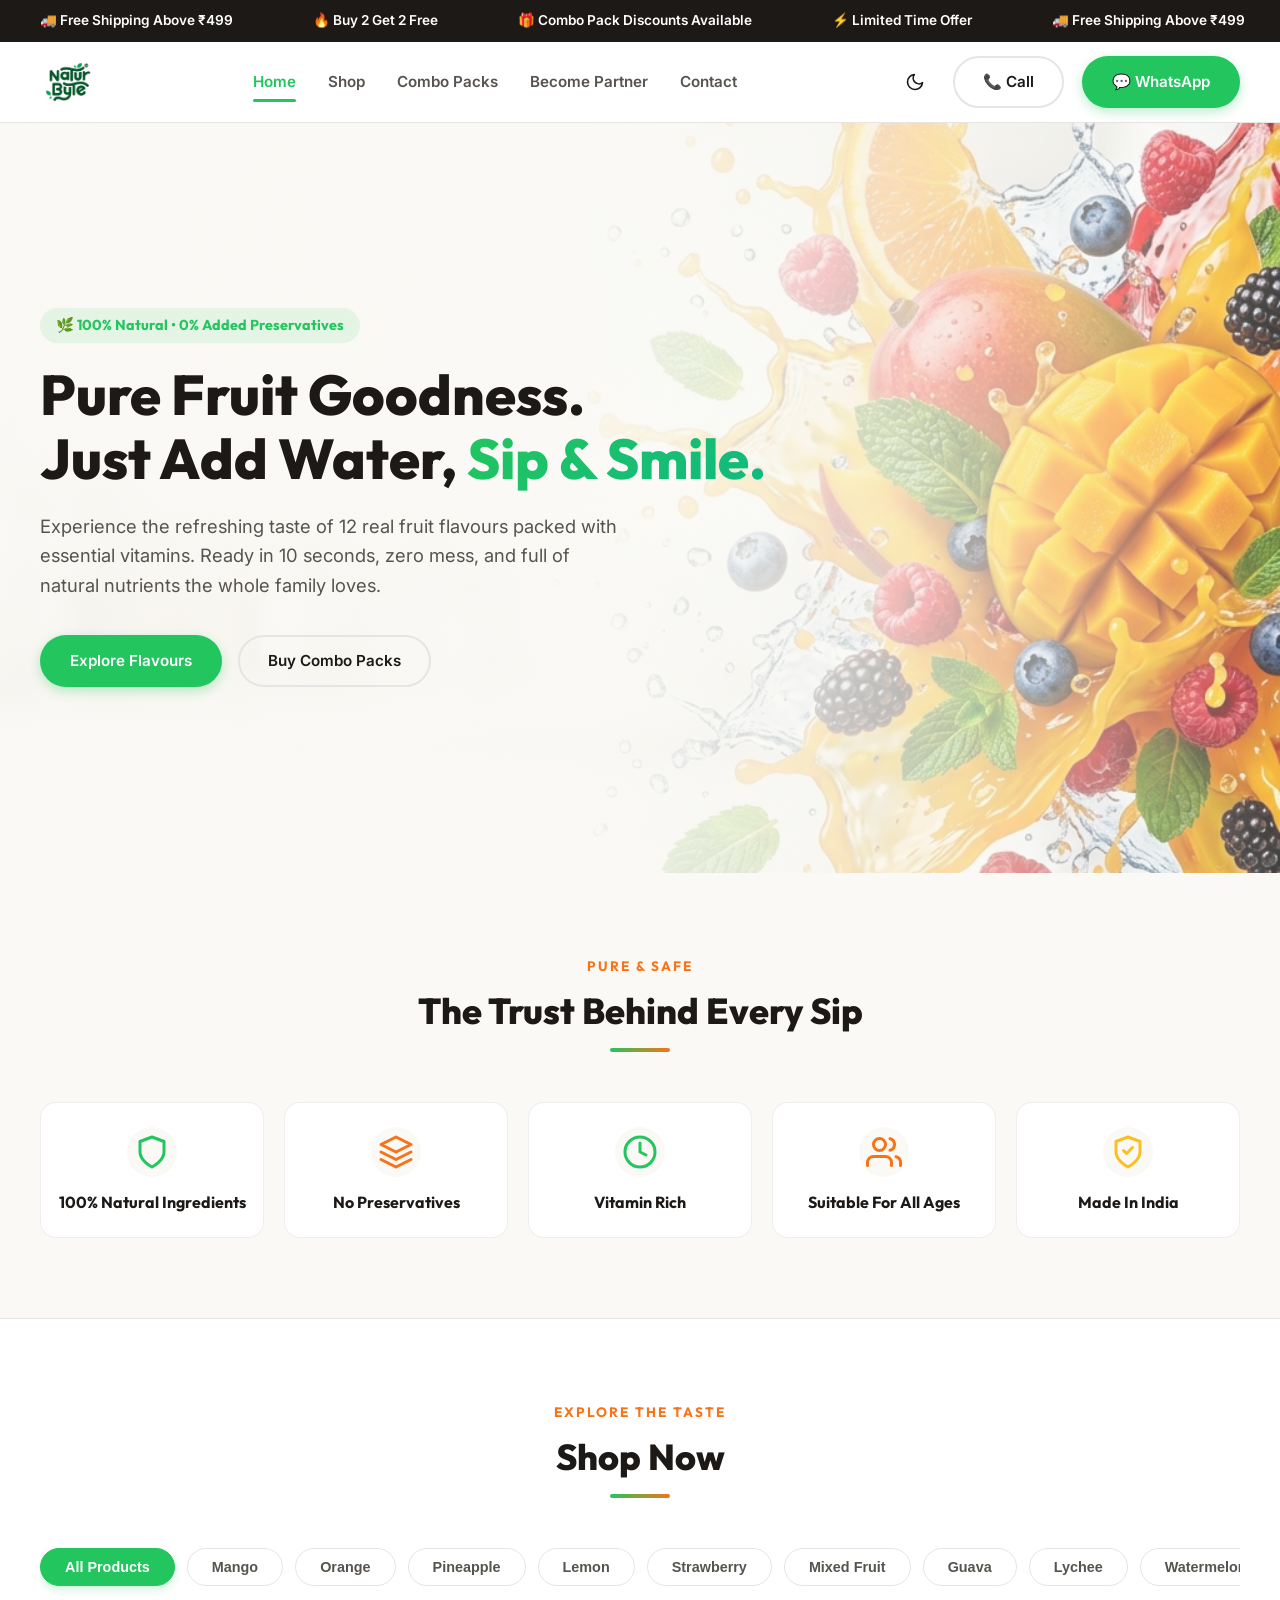
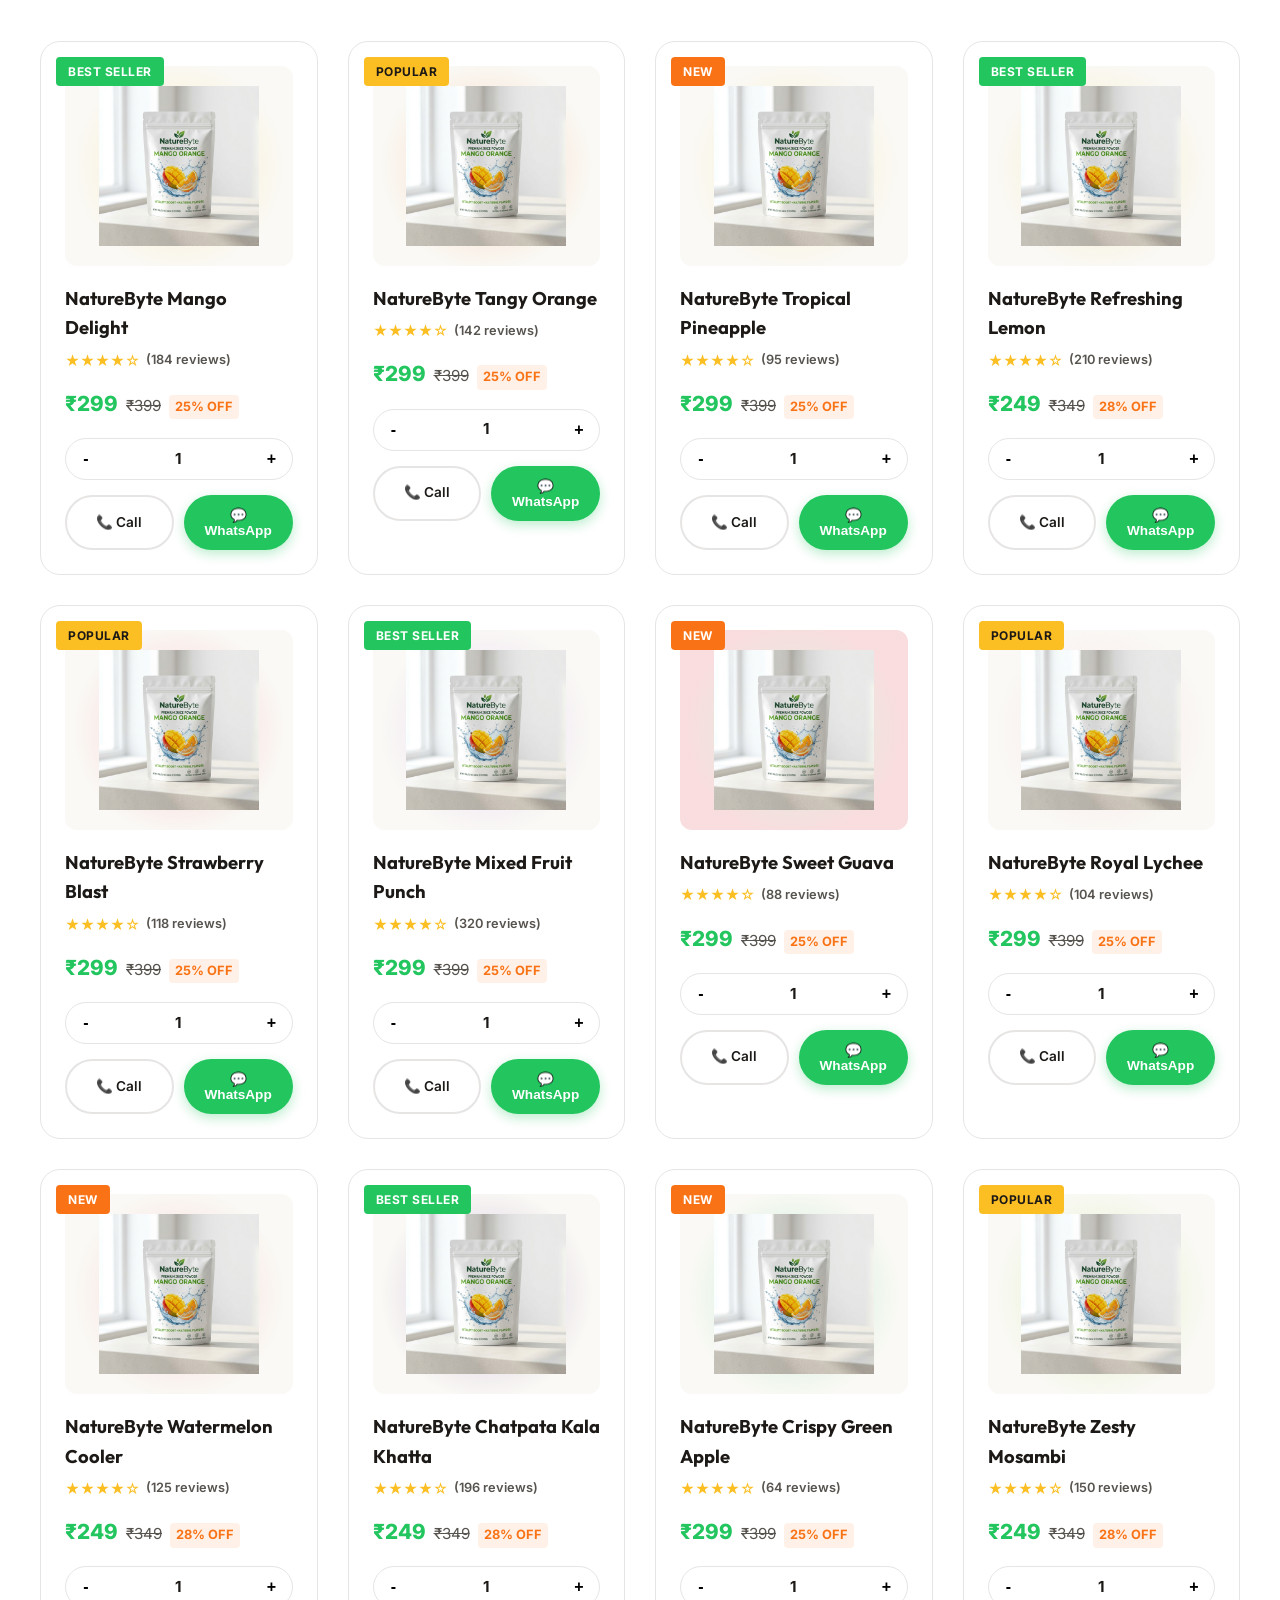
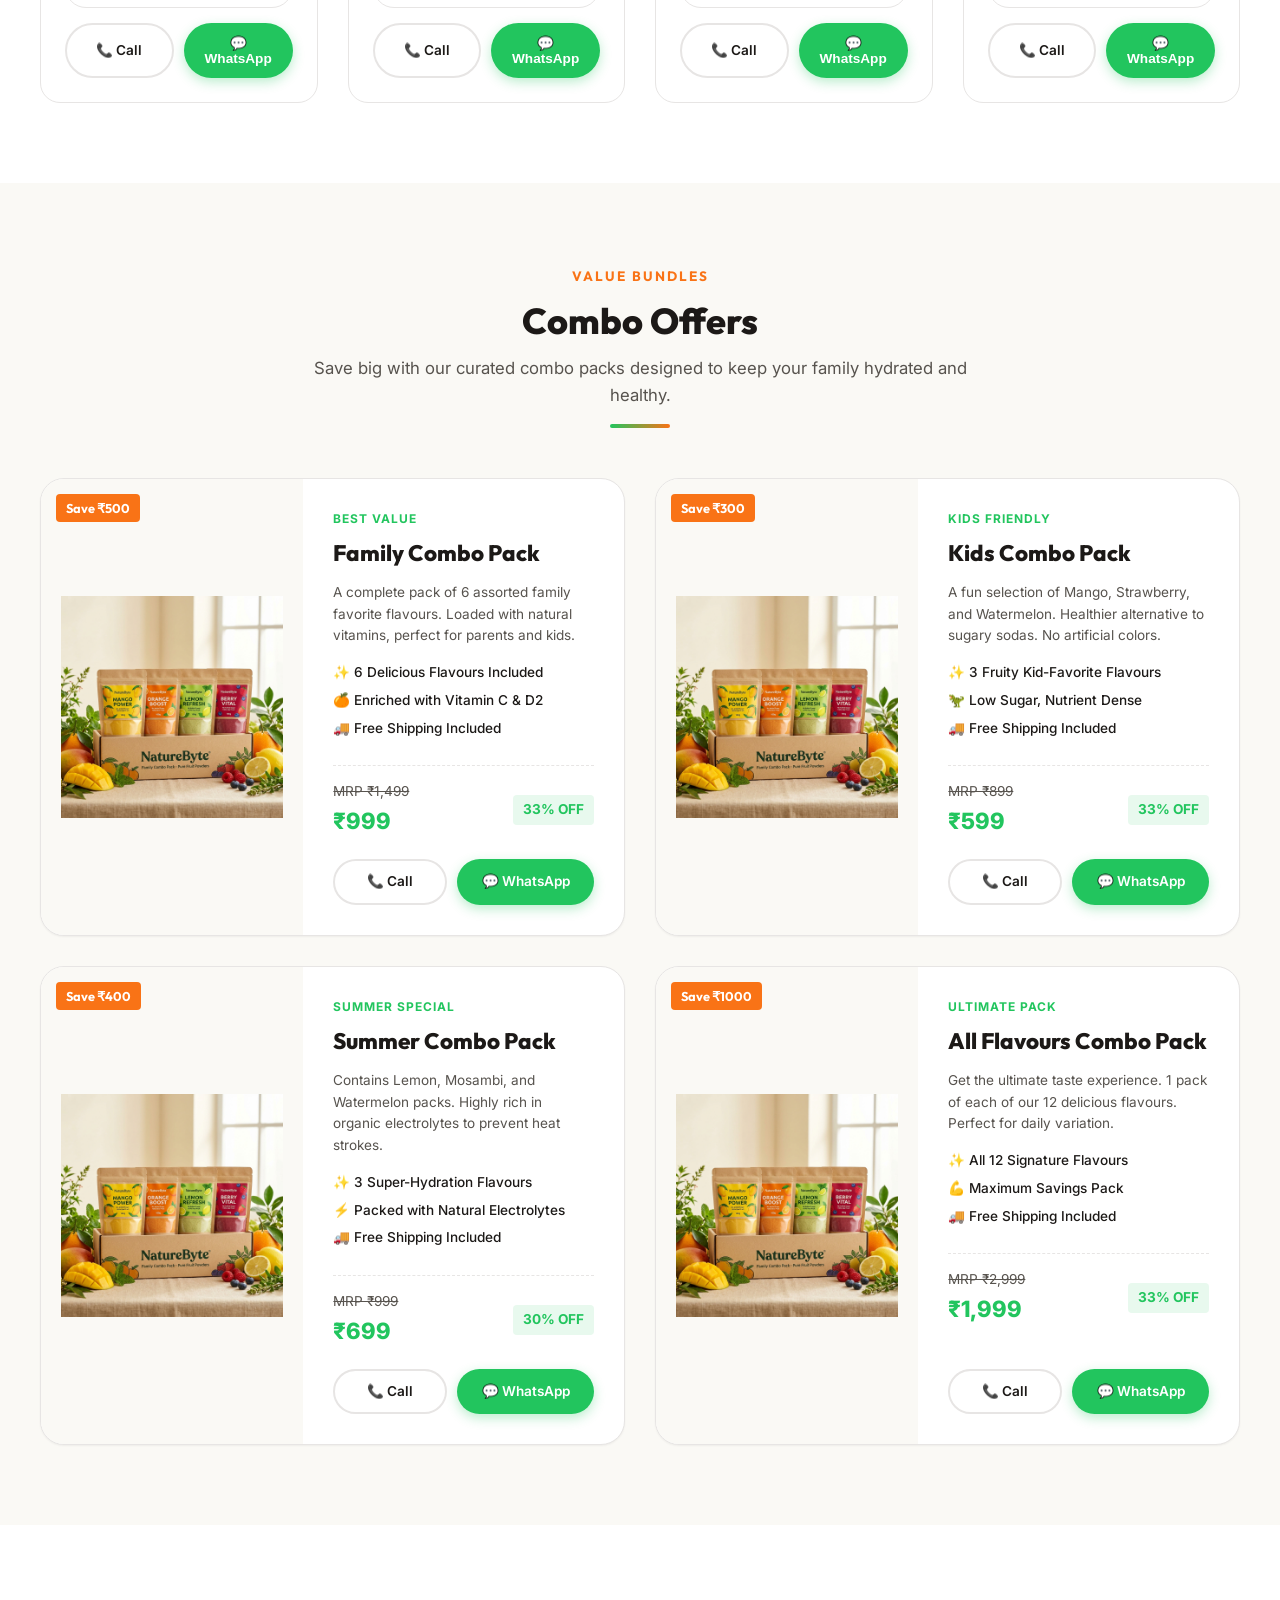
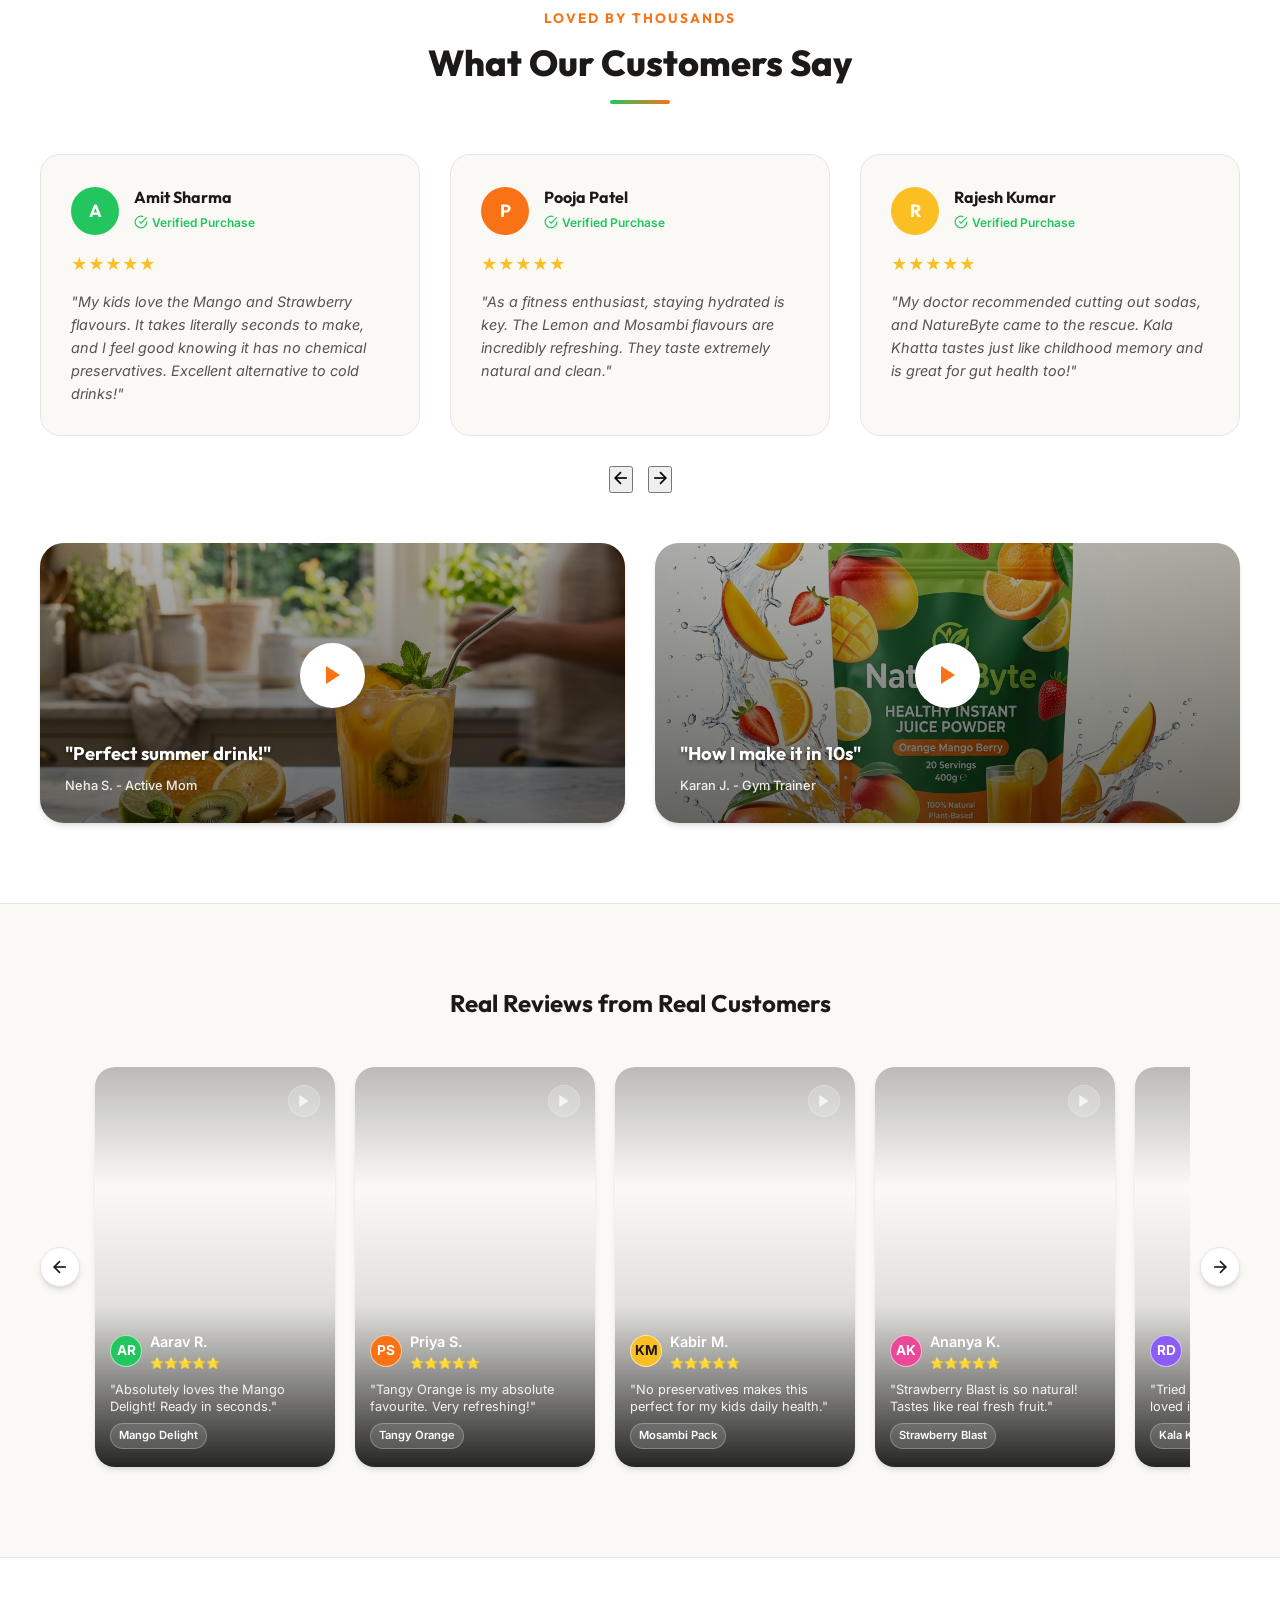
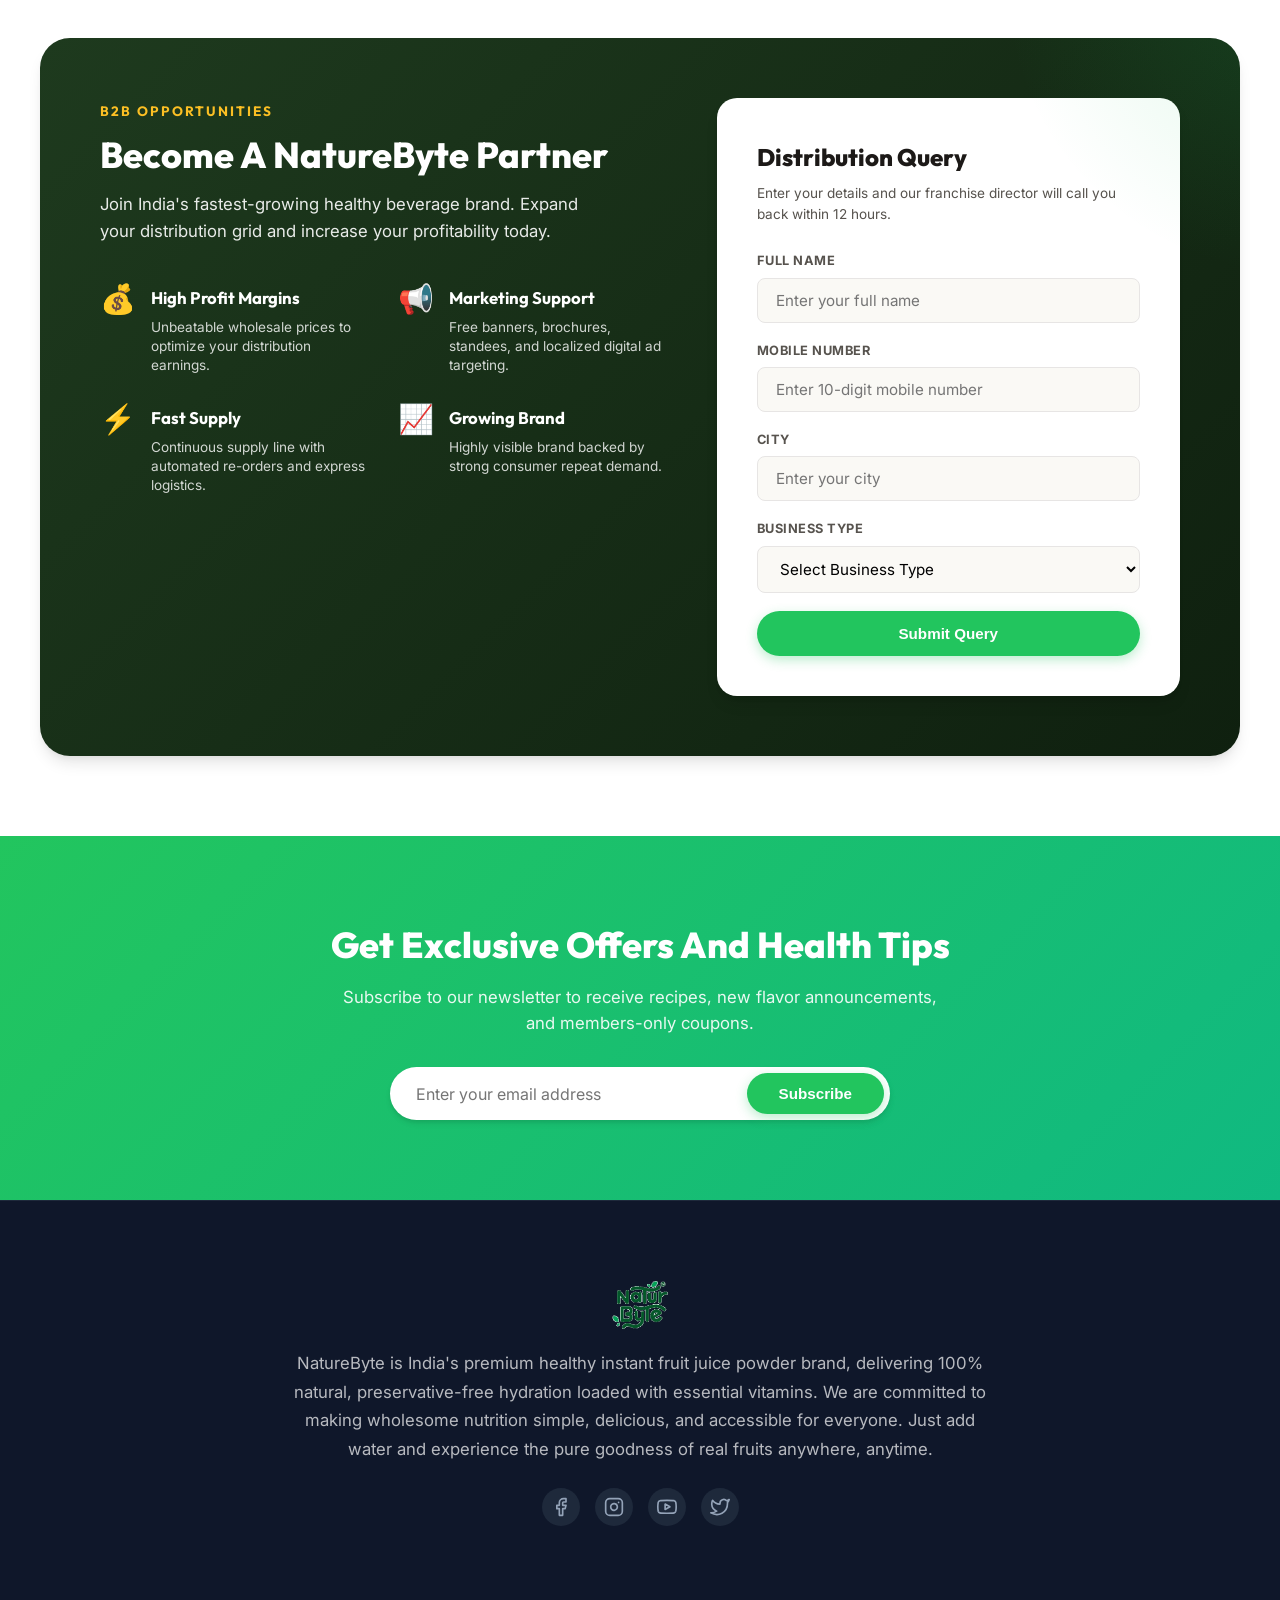
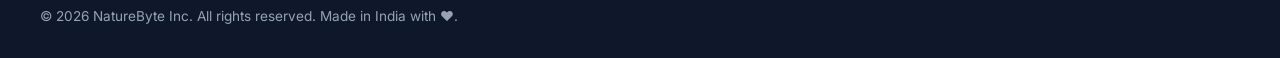
<file: index.html>
<!DOCTYPE html>
<html lang="en">

<head>
    <meta charset="UTF-8">
    <meta name="viewport" content="width=device-width, initial-scale=1.0">
    <title>NatureByte | Healthy Instant Fruit Juice Powder | Just Add Water</title>
    <meta name="description"
        content="Discover NatureByte's healthy instant juice powders in 12 delicious fruit flavours. 100% natural ingredients, no preservatives, no artificial colours. Just add water and stay refreshed.">
    <meta name="keywords"
        content="NatureByte, instant juice powder, healthy fruit juice, buy 2 get 2 free, summer combo, natural juice powder, health drink">
    <!-- Google Fonts -->
    <link rel="preconnect" href="https://fonts.googleapis.com">
    <link rel="preconnect" href="https://fonts.gstatic.com" crossorigin>
    <link
        href="https://fonts.googleapis.com/css2?family=Inter:wght@300;400;500;600;700&family=Outfit:wght@400;500;600;700;800&display=swap"
        rel="stylesheet">
    <!-- Custom CSS -->
    <link rel="stylesheet" href="css/style.css?v=2.0">
</head>

<body>

    <!-- ==================================================
    TOP PROMOTIONAL BAR
    ================================================== -->
    <div class="promo-bar" id="promoBar">
        <div class="promo-track">
            <span class="promo-item">🚚 Free Shipping Above ₹499</span>
            <span class="promo-item">🔥 Buy 2 Get 2 Free</span>
            <span class="promo-item">🎁 Combo Pack Discounts Available</span>
            <span class="promo-item">⚡ Limited Time Offer</span>
            <!-- Duplicated for seamless scrolling -->
            <span class="promo-item">🚚 Free Shipping Above ₹499</span>
            <span class="promo-item">🔥 Buy 2 Get 2 Free</span>
            <span class="promo-item">🎁 Combo Pack Discounts Available</span>
            <span class="promo-item">⚡ Limited Time Offer</span>
        </div>
    </div>

    <!-- ==================================================
    HEADER
    ================================================== -->
    <header class="main-header" id="mainHeader">
        <div class="header-container">
            <!-- Logo -->
            <a href="#" class="logo" id="logoLink">
                <img src="assets/logo.png" alt="NatureByte Logo" class="logo-img logo-img-light">
                <img src="assets/logo_dark.png" alt="NatureByte Logo" class="logo-img logo-img-dark">
            </a>

            <!-- Mobile Menu Toggle -->
            <button class="mobile-toggle" id="mobileToggle" aria-label="Toggle Menu">
                <!-- Hamburger Menu Icon -->
                <svg class="icon-burger" viewBox="0 0 24 24" width="24" height="24" stroke="currentColor" stroke-width="2" fill="none"
                    stroke-linecap="round" stroke-linejoin="round">
                    <line x1="3" y1="12" x2="21" y2="12"></line>
                    <line x1="3" y1="6" x2="21" y2="6"></line>
                    <line x1="3" y1="18" x2="21" y2="18"></line>
                </svg>
                <!-- Close (X) Menu Icon -->
                <svg class="icon-close" viewBox="0 0 24 24" width="24" height="24" stroke="currentColor" stroke-width="2" fill="none"
                    stroke-linecap="round" stroke-linejoin="round">
                    <line x1="18" y1="6" x2="6" y2="18"></line>
                    <line x1="6" y1="6" x2="18" y2="18"></line>
                </svg>
            </button>

            <!-- Navigation -->
            <nav class="nav-menu" id="navMenu">
                <a href="#" class="nav-link active">Home</a>
                <a href="#shop" class="nav-link">Shop</a>
                <a href="#combos" class="nav-link">Combo Packs</a>
                <a href="#partner" class="nav-link">Become Partner</a>
                <a href="#contact" class="nav-link">Contact</a>
            </nav>

            <div class="header-actions">
                <button class="action-btn" id="themeToggleBtn" aria-label="Toggle Theme">
                    <svg class="sun-icon" viewBox="0 0 24 24" width="20" height="20" stroke="currentColor" stroke-width="2" fill="none"
                        stroke-linecap="round" stroke-linejoin="round">
                        <circle cx="12" cy="12" r="5"></circle>
                        <line x1="12" y1="1" x2="12" y2="3"></line>
                        <line x1="12" y1="21" x2="12" y2="23"></line>
                        <line x1="4.22" y1="4.22" x2="5.64" y2="5.64"></line>
                        <line x1="18.36" y1="18.36" x2="19.78" y2="19.78"></line>
                        <line x1="1" y1="12" x2="3" y2="12"></line>
                        <line x1="21" y1="12" x2="23" y2="12"></line>
                        <line x1="4.22" y1="19.78" x2="5.64" y2="18.36"></line>
                        <line x1="18.36" y1="5.64" x2="19.78" y2="4.22"></line>
                    </svg>
                    <svg class="moon-icon" viewBox="0 0 24 24" width="20" height="20" stroke="currentColor" stroke-width="2" fill="none"
                        stroke-linecap="round" stroke-linejoin="round">
                        <path d="M21 12.79A9 9 0 1 1 11.21 3 7 7 0 0 0 21 12.79z"></path>
                    </svg>
                </button>

                <a href="tel:+918200228239" class="btn btn-outline header-cta-call" id="headerCallBtn">📞 Call</a>
                <a href="https://wa.me/918200228239?text=Hi%20NatureByte%2C%20I'm%20interested%20in%20ordering%20instant%20juice%20powder." target="_blank" class="btn btn-primary header-cta-wa" id="headerWaBtn">💬 WhatsApp</a>
            </div>
        </div>
    </header>



    <!-- Toast Notification Container -->
    <div class="toast-container" id="toastContainer"></div>

    <!-- ==================================================
    HERO SLIDER
    ================================================== -->
    <section class="hero-banner-section">
        <div class="hero-container">
            <div class="hero-content">
                <span class="offer-tag">🌿 100% Natural • 0% Added Preservatives</span>
                <h1 class="hero-title">Pure Fruit Goodness.<br>Just Add Water, <span class="text-gradient">Sip & Smile.</span></h1>
                <p class="hero-subtitle">Experience the refreshing taste of 12 real fruit flavours packed with essential vitamins. Ready in 10 seconds, zero mess, and full of natural nutrients the whole family loves.</p>
                <div class="hero-actions-btns">
                    <a href="#shop" class="btn btn-primary">Explore Flavours</a>
                    <a href="#combos" class="btn btn-outline">Buy Combo Packs</a>
                </div>
            </div>

        </div>
    </section>

    <!-- ==================================================
    TRUST SECTION
    ================================================== -->
    <section class="trust-section">
        <div class="container">
            <div class="section-header-center">
                <span class="section-tag">Pure & Safe</span>
                <h2 class="section-title">The Trust Behind Every Sip</h2>
                <div class="section-bar"></div>
            </div>
            <div class="trust-grid">
                <!-- Trust Card 1 -->
                <div class="trust-card">
                    <div class="trust-icon-box">
                        <svg viewBox="0 0 24 24" width="36" height="36" stroke="var(--primary-green)" stroke-width="2"
                            fill="none" stroke-linecap="round" stroke-linejoin="round">
                            <path d="M12 22s8-4 8-10V5l-8-3-8 3v7c0 6 8 10 8 10z"></path>
                        </svg>
                    </div>
                    <h3>100% Natural Ingredients</h3>
                </div>
                <!-- Trust Card 2 -->
                <div class="trust-card">
                    <div class="trust-icon-box">
                        <svg viewBox="0 0 24 24" width="36" height="36" stroke="var(--primary-orange)" stroke-width="2"
                            fill="none" stroke-linecap="round" stroke-linejoin="round">
                            <path d="M12 2L2 7l10 5 10-5-10-5zM2 17l10 5 10-5M2 12l10 5 10-5"></path>
                        </svg>
                    </div>
                    <h3>No Preservatives</h3>
                </div>
                <!-- Trust Card 3 -->
                <div class="trust-card">
                    <div class="trust-icon-box">
                        <svg viewBox="0 0 24 24" width="36" height="36" stroke="var(--primary-green)" stroke-width="2"
                            fill="none" stroke-linecap="round" stroke-linejoin="round">
                            <path d="M12 22c5.523 0 10-4.477 10-10S17.523 2 12 2 2 6.477 2 12s4.477 10 10 10z"></path>
                            <path d="M12 6v6l4 2"></path>
                        </svg>
                    </div>
                    <h3>Vitamin Rich</h3>
                </div>
                <!-- Trust Card 4 -->
                <div class="trust-card">
                    <div class="trust-icon-box">
                        <svg viewBox="0 0 24 24" width="36" height="36" stroke="var(--primary-orange)" stroke-width="2"
                            fill="none" stroke-linecap="round" stroke-linejoin="round">
                            <path d="M17 21v-2a4 4 0 0 0-4-4H5a4 4 0 0 0-4 4v2"></path>
                            <circle cx="9" cy="7" r="4"></circle>
                            <path d="M23 21v-2a4 4 0 0 0-3-3.87"></path>
                            <path d="M16 3.13a4 4 0 0 1 0 7.75"></path>
                        </svg>
                    </div>
                    <h3>Suitable For All Ages</h3>
                </div>
                <!-- Trust Card 5 -->
                <div class="trust-card">
                    <div class="trust-icon-box">
                        <svg viewBox="0 0 24 24" width="36" height="36" stroke="var(--mango-yellow)" stroke-width="2"
                            fill="none" stroke-linecap="round" stroke-linejoin="round">
                            <path d="M12 22s8-4 8-10V5l-8-3-8 3v7c0 6 8 10 8 10z"></path>
                            <path d="M9 11l2 2 4-4"></path>
                        </svg>
                    </div>
                    <h3>Made In India</h3>
                </div>
            </div>

                    </div>
    </section>

    <!-- ==================================================
    SHOP PRODUCTS SECTION
    ================================================== -->
    <section class="shop-section" id="shop">
        <div class="container">
            <div class="section-header-center">
                <span class="section-tag">Explore The Taste</span>
                <h2 class="section-title">Shop Now</h2>
                <div class="section-bar"></div>
            </div>

            <!-- Filter Tabs -->
            <div class="filter-tabs-wrapper">
                <div class="filter-tabs" id="filterTabs">
                    <button class="tab-btn active" data-filter="all">All Products</button>
                    <button class="tab-btn" data-filter="Mango">Mango</button>
                    <button class="tab-btn" data-filter="Orange">Orange</button>
                    <button class="tab-btn" data-filter="Pineapple">Pineapple</button>
                    <button class="tab-btn" data-filter="Lemon">Lemon</button>
                    <button class="tab-btn" data-filter="Strawberry">Strawberry</button>
                    <button class="tab-btn" data-filter="Mixed Fruit">Mixed Fruit</button>
                    <button class="tab-btn" data-filter="Guava">Guava</button>
                    <button class="tab-btn" data-filter="Lychee">Lychee</button>
                    <button class="tab-btn" data-filter="Watermelon">Watermelon</button>
                    <button class="tab-btn" data-filter="Kala Khatta">Kala Khatta</button>
                    <button class="tab-btn" data-filter="Green Apple">Green Apple</button>
                    <button class="tab-btn" data-filter="Mosambi">Mosambi</button>
                </div>
            </div>

            <!-- Products Grid -->
            <div class="products-grid" id="productsGrid">
                <!-- Dynamically populated via JS, fallback for SEO included -->
                <noscript>
                    <div class="product-card">
                        <div class="product-badge best-seller">Best Seller</div>
                        <img src="assets/single.png" alt="Mango Flavour" class="prod-img">
                        <h3>Mango Delight</h3>
                        <p>Enjoy the rich, pulpy taste of natural Alphonso mangoes.</p>
                        <div class="price-row">
                            <span class="mrp">₹399</span>
                            <span class="price">₹299</span>
                            <span class="discount">25% OFF</span>
                        </div>
                    </div>
                </noscript>
            </div>
        </div>
    </section>

    <!-- ==================================================
    COMBO OFFERS SECTION
    ================================================== -->
    <section class="combos-section" id="combos">
        <div class="container">
            <div class="section-header-center">
                <span class="section-tag">Value Bundles</span>
                <h2 class="section-title">Combo Offers</h2>
                <p class="section-desc">Save big with our curated combo packs designed to keep your family hydrated and
                    healthy.</p>
                <div class="section-bar"></div>
            </div>

            <div class="combos-grid">
                <!-- Combo 1 -->
                <div class="combo-card">
                    <div class="combo-badge">Save ₹500</div>
                    <div class="combo-image-box">
                        <img src="assets/combo.png" alt="Family Combo Pack" class="combo-img">
                    </div>
                    <div class="combo-info">
                        <span class="combo-tag">Best Value</span>
                        <h3>Family Combo Pack</h3>
                        <p class="combo-desc">A complete pack of 6 assorted family favorite flavours. Loaded with
                            natural vitamins, perfect for parents and kids.</p>
                        <ul class="combo-benefits">
                            <li>✨ 6 Delicious Flavours Included</li>
                            <li>🍊 Enriched with Vitamin C & D2</li>
                            <li>🚚 Free Shipping Included</li>
                        </ul>
                        <div class="combo-price-row">
                            <div class="price-stack">
                                <span class="combo-mrp">MRP ₹1,499</span>
                                <span class="combo-price">₹999</span>
                            </div>
                            <span class="combo-discount-percent">33% OFF</span>
                        </div>
                        <div class="combo-actions">
                            <a href="tel:+918200228239" class="btn btn-outline">📞 Call</a>
                            <a href="https://wa.me/918200228239?text=Hi%20NatureByte%2C%20I'm%20interested%20in%20ordering%20the%20Family%20Combo%20Pack%20(Offer%20Price%3A%20%E2%82%B9999)." target="_blank" class="btn btn-primary">💬 WhatsApp</a>
                        </div>
                    </div>
                </div>

                <!-- Combo 2 -->
                <div class="combo-card">
                    <div class="combo-badge">Save ₹300</div>
                    <div class="combo-image-box">
                        <img src="assets/combo.png" alt="Kids Combo Pack" class="combo-img">
                    </div>
                    <div class="combo-info">
                        <span class="combo-tag">Kids Friendly</span>
                        <h3>Kids Combo Pack</h3>
                        <p class="combo-desc">A fun selection of Mango, Strawberry, and Watermelon. Healthier
                            alternative to sugary sodas. No artificial colors.</p>
                        <ul class="combo-benefits">
                            <li>✨ 3 Fruity Kid-Favorite Flavours</li>
                            <li>🦖 Low Sugar, Nutrient Dense</li>
                            <li>🚚 Free Shipping Included</li>
                        </ul>
                        <div class="combo-price-row">
                            <div class="price-stack">
                                <span class="combo-mrp">MRP ₹899</span>
                                <span class="combo-price">₹599</span>
                            </div>
                            <span class="combo-discount-percent">33% OFF</span>
                        </div>
                        <div class="combo-actions">
                            <a href="tel:+918200228239" class="btn btn-outline">📞 Call</a>
                            <a href="https://wa.me/918200228239?text=Hi%20NatureByte%2C%20I'm%20interested%20in%20ordering%20the%20Kids%20Combo%20Pack%20(Offer%20Price%3A%20%E2%82%B9599)." target="_blank" class="btn btn-primary">💬 WhatsApp</a>
                        </div>
                    </div>
                </div>

                <!-- Combo 3 -->
                <div class="combo-card">
                    <div class="combo-badge">Save ₹400</div>
                    <div class="combo-image-box">
                        <img src="assets/combo.png" alt="Summer Combo Pack" class="combo-img">
                    </div>
                    <div class="combo-info">
                        <span class="combo-tag">Summer Special</span>
                        <h3>Summer Combo Pack</h3>
                        <p class="combo-desc">Contains Lemon, Mosambi, and Watermelon packs. Highly rich in organic
                            electrolytes to prevent heat strokes.</p>
                        <ul class="combo-benefits">
                            <li>✨ 3 Super-Hydration Flavours</li>
                            <li>⚡ Packed with Natural Electrolytes</li>
                            <li>🚚 Free Shipping Included</li>
                        </ul>
                        <div class="combo-price-row">
                            <div class="price-stack">
                                <span class="combo-mrp">MRP ₹999</span>
                                <span class="combo-price">₹699</span>
                            </div>
                            <span class="combo-discount-percent">30% OFF</span>
                        </div>
                        <div class="combo-actions">
                            <a href="tel:+918200228239" class="btn btn-outline">📞 Call</a>
                            <a href="https://wa.me/918200228239?text=Hi%20NatureByte%2C%20I'm%20interested%20in%20ordering%20the%20Summer%20Combo%20Pack%20(Offer%20Price%3A%20%E2%82%B9699)." target="_blank" class="btn btn-primary">💬 WhatsApp</a>
                        </div>
                    </div>
                </div>

                <!-- Combo 4 -->
                <div class="combo-card">
                    <div class="combo-badge">Save ₹1000</div>
                    <div class="combo-image-box">
                        <img src="assets/combo.png" alt="All Flavours Combo Pack" class="combo-img">
                    </div>
                    <div class="combo-info">
                        <span class="combo-tag">Ultimate Pack</span>
                        <h3>All Flavours Combo Pack</h3>
                        <p class="combo-desc">Get the ultimate taste experience. 1 pack of each of our 12 delicious
                            flavours. Perfect for daily variation.</p>
                        <ul class="combo-benefits">
                            <li>✨ All 12 Signature Flavours</li>
                            <li>💪 Maximum Savings Pack</li>
                            <li>🚚 Free Shipping Included</li>
                        </ul>
                        <div class="combo-price-row">
                            <div class="price-stack">
                                <span class="combo-mrp">MRP ₹2,999</span>
                                <span class="combo-price">₹1,999</span>
                            </div>
                            <span class="combo-discount-percent">33% OFF</span>
                        </div>
                        <div class="combo-actions">
                            <a href="tel:+918200228239" class="btn btn-outline">📞 Call</a>
                            <a href="https://wa.me/918200228239?text=Hi%20NatureByte%2C%20I'm%20interested%20in%20ordering%20the%20All%20Flavours%20Combo%20Pack%20(Offer%20Price%3A%20%E2%82%B91%2C999)." target="_blank" class="btn btn-primary">💬 WhatsApp</a>
                        </div>
                    </div>
                </div>
            </div>
        </div>
    </section>

    <!-- ==================================================
    CUSTOMER TESTIMONIALS
    ================================================== -->
    <section class="testimonials-section">
        <div class="container">
            
            <div class="section-header-center">
                <span class="section-tag">Loved By Thousands</span>
                <h2 class="section-title">What Our Customers Say</h2>
                <div class="section-bar"></div>
            </div>

            <div class="testimonials-slider-container">
                <div class="testimonials-slider" id="testimonialSlider">
                    <!-- Review 1 -->
                    <div class="testimonial-card">
                        <div class="user-meta">
                            <div class="user-avatar" style="background-color: var(--primary-green);">A</div>
                            <div>
                                <span class="user-name">Amit Sharma</span>
                                <span class="verified-badge">
                                    <svg viewBox="0 0 24 24" width="14" height="14" stroke="currentColor"
                                        stroke-width="2" fill="none">
                                        <path d="M22 11.08V12a10 10 0 1 1-5.93-9.14"></path>
                                        <polyline points="22 4 12 14.01 9 11.01"></polyline>
                                    </svg> Verified Purchase
                                </span>
                            </div>
                        </div>
                        <div class="rating-stars">★★★★★</div>
                        <p class="review-text">"My kids love the Mango and Strawberry flavours. It takes literally
                            seconds to make, and I feel good knowing it has no chemical preservatives. Excellent
                            alternative to cold drinks!"</p>
                    </div>

                    <!-- Review 2 -->
                    <div class="testimonial-card">
                        <div class="user-meta">
                            <div class="user-avatar" style="background-color: var(--primary-orange);">P</div>
                            <div>
                                <span class="user-name">Pooja Patel</span>
                                <span class="verified-badge">
                                    <svg viewBox="0 0 24 24" width="14" height="14" stroke="currentColor"
                                        stroke-width="2" fill="none">
                                        <path d="M22 11.08V12a10 10 0 1 1-5.93-9.14"></path>
                                        <polyline points="22 4 12 14.01 9 11.01"></polyline>
                                    </svg> Verified Purchase
                                </span>
                            </div>
                        </div>
                        <div class="rating-stars">★★★★★</div>
                        <p class="review-text">"As a fitness enthusiast, staying hydrated is key. The Lemon and Mosambi
                            flavours are incredibly refreshing. They taste extremely natural and clean."</p>
                    </div>

                    <!-- Review 3 -->
                    <div class="testimonial-card">
                        <div class="user-meta">
                            <div class="user-avatar" style="background-color: var(--mango-yellow);">R</div>
                            <div>
                                <span class="user-name">Rajesh Kumar</span>
                                <span class="verified-badge">
                                    <svg viewBox="0 0 24 24" width="14" height="14" stroke="currentColor"
                                        stroke-width="2" fill="none">
                                        <path d="M22 11.08V12a10 10 0 1 1-5.93-9.14"></path>
                                        <polyline points="22 4 12 14.01 9 11.01"></polyline>
                                    </svg> Verified Purchase
                                </span>
                            </div>
                        </div>
                        <div class="rating-stars">★★★★★</div>
                        <p class="review-text">"My doctor recommended cutting out sodas, and NatureByte came to the
                            rescue. Kala Khatta tastes just like childhood memory and is great for gut health too!"</p>
                    </div>
                </div>

                <div class="slider-controls-testimonial">
                    <button class="slider-arrow prev" id="testPrev" aria-label="Previous Testimonial">
                        <svg viewBox="0 0 24 24" width="20" height="20" stroke="currentColor" stroke-width="2"
                            fill="none">
                            <line x1="19" y1="12" x2="5" y2="12"></line>
                            <polyline points="12 19 5 12 12 5"></polyline>
                        </svg>
                    </button>
                    <button class="slider-arrow next" id="testNext" aria-label="Next Testimonial">
                        <svg viewBox="0 0 24 24" width="20" height="20" stroke="currentColor" stroke-width="2"
                            fill="none">
                            <line x1="5" y1="12" x2="19" y2="12"></line>
                            <polyline points="12 5 19 12 12 19"></polyline>
                        </svg>
                    </button>
                </div>
            </div>

            <!-- Video Review Cards -->
            <div class="video-reviews-grid">
                <div class="video-card">
                    <div class="video-thumbnail"
                        style="background: linear-gradient(rgba(0,0,0,0.3), rgba(0,0,0,0.6)), url('assets/blog.png') center/cover;">
                        <button class="play-btn" aria-label="Play Review Video">
                            <svg viewBox="0 0 24 24" width="24" height="24" fill="currentColor">
                                <polygon points="5 3 19 12 5 21 5 3"></polygon>
                            </svg>
                        </button>
                        <div class="video-info-overlay">
                            <h4>"Perfect summer drink!"</h4>
                            <span>Neha S. - Active Mom</span>
                        </div>
                    </div>
                </div>
                <div class="video-card">
                    <div class="video-thumbnail"
                        style="background: linear-gradient(rgba(0,0,0,0.3), rgba(0,0,0,0.6)), url('assets/hero.png') center/cover;">
                        <button class="play-btn" aria-label="Play Review Video">
                            <svg viewBox="0 0 24 24" width="24" height="24" fill="currentColor">
                                <polygon points="5 3 19 12 5 21 5 3"></polygon>
                            </svg>
                        </button>
                        <div class="video-info-overlay">
                            <h4>"How I make it in 10s"</h4>
                            <span>Karan J. - Gym Trainer</span>
                        </div>
                    </div>
                </div>
            </div>
        </div>
    </section>

    
    <!-- ==================================================
    CUSTOMER REVIEW REELS SLIDER
    ================================================== -->
    <section class="reels-section">
        <div class="container">
            <!-- Customer Review Reels Slider -->
            <div class="reels-slider-wrapper">
                <h3 class="reels-title">Real Reviews from Real Customers</h3>
                <div class="reels-slider-container">
                    <button class="reels-arrow prev" id="reelsPrev" aria-label="Previous Reels">
                        <svg viewBox="0 0 24 24" width="20" height="20" stroke="currentColor" stroke-width="2"
                            fill="none">
                            <line x1="19" y1="12" x2="5" y2="12"></line>
                            <polyline points="12 19 5 12 12 5"></polyline>
                        </svg>
                    </button>

                    <div class="reels-track" id="reelsTrack">
                        <!-- Reel Card 1 -->
                        <div class="reel-card">
                            <div class="reel-video-container">
                                <video class="reel-video" src="https://assets.codepen.io/6093409/river.mp4" loop muted
                                    autoplay playsinline></video>
                                <div class="reel-overlay">
                                    <div class="reel-play-btn">
                                        <svg viewBox="0 0 24 24" width="16" height="16" fill="currentColor">
                                            <polygon points="5 3 19 12 5 21 5 3"></polygon>
                                        </svg>
                                    </div>
                                    <div class="reel-info">
                                        <div class="reel-customer">
                                            <span class="reel-avatar"
                                                style="background-color: var(--primary-green);">AR</span>
                                            <div class="reel-meta">
                                                <h4>Aarav R.</h4>
                                                <span class="reel-stars">⭐⭐⭐⭐⭐</span>
                                            </div>
                                        </div>
                                        <p class="reel-feedback">"Absolutely loves the Mango Delight! Ready in seconds."
                                        </p>
                                        <span class="reel-tag">Mango Delight</span>
                                    </div>
                                </div>
                            </div>
                        </div>

                        <!-- Reel Card 2 -->
                        <div class="reel-card">
                            <div class="reel-video-container">
                                <video class="reel-video" src="https://assets.codepen.io/32795/cherry_blossoms.mp4" loop
                                    muted autoplay playsinline></video>
                                <div class="reel-overlay">
                                    <div class="reel-play-btn">
                                        <svg viewBox="0 0 24 24" width="16" height="16" fill="currentColor">
                                            <polygon points="5 3 19 12 5 21 5 3"></polygon>
                                        </svg>
                                    </div>
                                    <div class="reel-info">
                                        <div class="reel-customer">
                                            <span class="reel-avatar"
                                                style="background-color: var(--primary-orange);">PS</span>
                                            <div class="reel-meta">
                                                <h4>Priya S.</h4>
                                                <span class="reel-stars">⭐⭐⭐⭐⭐</span>
                                            </div>
                                        </div>
                                        <p class="reel-feedback">"Tangy Orange is my absolute favourite. Very
                                            refreshing!"</p>
                                        <span class="reel-tag">Tangy Orange</span>
                                    </div>
                                </div>
                            </div>
                        </div>

                        <!-- Reel Card 3 -->
                        <div class="reel-card">
                            <div class="reel-video-container">
                                <video class="reel-video" src="https://assets.codepen.io/6093409/mountains.mp4" loop
                                    muted autoplay playsinline></video>
                                <div class="reel-overlay">
                                    <div class="reel-play-btn">
                                        <svg viewBox="0 0 24 24" width="16" height="16" fill="currentColor">
                                            <polygon points="5 3 19 12 5 21 5 3"></polygon>
                                        </svg>
                                    </div>
                                    <div class="reel-info">
                                        <div class="reel-customer">
                                            <span class="reel-avatar"
                                                style="background-color: var(--mango-yellow); color: var(--text-dark);">KM</span>
                                            <div class="reel-meta">
                                                <h4>Kabir M.</h4>
                                                <span class="reel-stars">⭐⭐⭐⭐⭐</span>
                                            </div>
                                        </div>
                                        <p class="reel-feedback">"No preservatives makes this perfect for my kids daily
                                            health."</p>
                                        <span class="reel-tag">Mosambi Pack</span>
                                    </div>
                                </div>
                            </div>
                        </div>

                        <!-- Reel Card 4 -->
                        <div class="reel-card">
                            <div class="reel-video-container">
                                <video class="reel-video" src="https://assets.codepen.io/32795/sunset.mp4" loop muted
                                    autoplay playsinline></video>
                                <div class="reel-overlay">
                                    <div class="reel-play-btn">
                                        <svg viewBox="0 0 24 24" width="16" height="16" fill="currentColor">
                                            <polygon points="5 3 19 12 5 21 5 3"></polygon>
                                        </svg>
                                    </div>
                                    <div class="reel-info">
                                        <div class="reel-customer">
                                            <span class="reel-avatar" style="background-color: #EC4899;">AK</span>
                                            <div class="reel-meta">
                                                <h4>Ananya K.</h4>
                                                <span class="reel-stars">⭐⭐⭐⭐⭐</span>
                                            </div>
                                        </div>
                                        <p class="reel-feedback">"Strawberry Blast is so natural! Tastes like real fresh
                                            fruit."</p>
                                        <span class="reel-tag">Strawberry Blast</span>
                                    </div>
                                </div>
                            </div>
                        </div>

                        <!-- Reel Card 5 -->
                        <div class="reel-card">
                            <div class="reel-video-container">
                                <video class="reel-video" src="https://assets.codepen.io/32795/clouds.mp4" loop muted
                                    autoplay playsinline></video>
                                <div class="reel-overlay">
                                    <div class="reel-play-btn">
                                        <svg viewBox="0 0 24 24" width="16" height="16" fill="currentColor">
                                            <polygon points="5 3 19 12 5 21 5 3"></polygon>
                                        </svg>
                                    </div>
                                    <div class="reel-info">
                                        <div class="reel-customer">
                                            <span class="reel-avatar" style="background-color: #8B5CF6;">RD</span>
                                            <div class="reel-meta">
                                                <h4>Rohan D.</h4>
                                                <span class="reel-stars">⭐⭐⭐⭐</span>
                                            </div>
                                        </div>
                                        <p class="reel-feedback">"Tried Kala Khatta combo, family loved it during summer
                                            days."</p>
                                        <span class="reel-tag">Kala Khatta</span>
                                    </div>
                                </div>
                            </div>
                        </div>

                        <!-- Reel Card 6 -->
                        <div class="reel-card">
                            <div class="reel-video-container">
                                <video class="reel-video" src="https://assets.codepen.io/6093409/river.mp4" loop muted
                                    autoplay playsinline></video>
                                <div class="reel-overlay">
                                    <div class="reel-play-btn">
                                        <svg viewBox="0 0 24 24" width="16" height="16" fill="currentColor">
                                            <polygon points="5 3 19 12 5 21 5 3"></polygon>
                                        </svg>
                                    </div>
                                    <div class="reel-info">
                                        <div class="reel-customer">
                                            <span class="reel-avatar" style="background-color: #06B6D4;">DV</span>
                                            <div class="reel-meta">
                                                <h4>Diya V.</h4>
                                                <span class="reel-stars">⭐⭐⭐⭐⭐</span>
                                            </div>
                                        </div>
                                        <p class="reel-feedback">"Super easy to carry. Just add water and instant juice
                                            is ready."</p>
                                        <span class="reel-tag">Pineapple Pack</span>
                                    </div>
                                </div>
                            </div>
                        </div>

                        <!-- Reel Card 7 -->
                        <div class="reel-card">
                            <div class="reel-video-container">
                                <video class="reel-video" src="https://assets.codepen.io/32795/cherry_blossoms.mp4" loop
                                    muted autoplay playsinline></video>
                                <div class="reel-overlay">
                                    <div class="reel-play-btn">
                                        <svg viewBox="0 0 24 24" width="16" height="16" fill="currentColor">
                                            <polygon points="5 3 19 12 5 21 5 3"></polygon>
                                        </svg>
                                    </div>
                                    <div class="reel-info">
                                        <div class="reel-customer">
                                            <span class="reel-avatar" style="background-color: #EF4444;">AP</span>
                                            <div class="reel-meta">
                                                <h4>Arjun P.</h4>
                                                <span class="reel-stars">⭐⭐⭐⭐⭐</span>
                                            </div>
                                        </div>
                                        <p class="reel-feedback">"Rich in Vitamin C, healthy and perfect for my
                                            post-workout drink."</p>
                                        <span class="reel-tag">Lemon Mint</span>
                                    </div>
                                </div>
                            </div>
                        </div>

                        <!-- Reel Card 8 -->
                        <div class="reel-card">
                            <div class="reel-video-container">
                                <video class="reel-video" src="https://assets.codepen.io/6093409/mountains.mp4" loop
                                    muted autoplay playsinline></video>
                                <div class="reel-overlay">
                                    <div class="reel-play-btn">
                                        <svg viewBox="0 0 24 24" width="16" height="16" fill="currentColor">
                                            <polygon points="5 3 19 12 5 21 5 3"></polygon>
                                        </svg>
                                    </div>
                                    <div class="reel-info">
                                        <div class="reel-customer">
                                            <span class="reel-avatar" style="background-color: #10B981;">NG</span>
                                            <div class="reel-meta">
                                                <h4>Neha G.</h4>
                                                <span class="reel-stars">⭐⭐⭐⭐⭐</span>
                                            </div>
                                        </div>
                                        <p class="reel-feedback">"Watermelon pack is very hydrating. Zero artificial
                                            colours!"</p>
                                        <span class="reel-tag">Watermelon</span>
                                    </div>
                                </div>
                            </div>
                        </div>

                        <!-- Reel Card 9 -->
                        <div class="reel-card">
                            <div class="reel-video-container">
                                <video class="reel-video" src="https://assets.codepen.io/32795/sunset.mp4" loop muted
                                    autoplay playsinline></video>
                                <div class="reel-overlay">
                                    <div class="reel-play-btn">
                                        <svg viewBox="0 0 24 24" width="16" height="16" fill="currentColor">
                                            <polygon points="5 3 19 12 5 21 5 3"></polygon>
                                        </svg>
                                    </div>
                                    <div class="reel-info">
                                        <div class="reel-customer">
                                            <span class="reel-avatar" style="background-color: #F59E0B;">DJ</span>
                                            <div class="reel-meta">
                                                <h4>Devansh J.</h4>
                                                <span class="reel-stars">⭐⭐⭐⭐</span>
                                            </div>
                                        </div>
                                        <p class="reel-feedback">"Love the quality! Ready in 10 seconds, zero hassle."
                                        </p>
                                        <span class="reel-tag">Litchi Premium</span>
                                    </div>
                                </div>
                            </div>
                        </div>

                        <!-- Reel Card 10 -->
                        <div class="reel-card">
                            <div class="reel-video-container">
                                <video class="reel-video" src="https://assets.codepen.io/32795/clouds.mp4" loop muted
                                    autoplay playsinline></video>
                                <div class="reel-overlay">
                                    <div class="reel-play-btn">
                                        <svg viewBox="0 0 24 24" width="16" height="16" fill="currentColor">
                                            <polygon points="5 3 19 12 5 21 5 3"></polygon>
                                        </svg>
                                    </div>
                                    <div class="reel-info">
                                        <div class="reel-customer">
                                            <span class="reel-avatar" style="background-color: #6366F1;">MN</span>
                                            <div class="reel-meta">
                                                <h4>Meera N.</h4>
                                                <span class="reel-stars">⭐⭐⭐⭐⭐</span>
                                            </div>
                                        </div>
                                        <p class="reel-feedback">"My kids love it, and I am satisfied knowing it has no
                                            chemicals."</p>
                                        <span class="reel-tag">Apple Delight</span>
                                    </div>
                                </div>
                            </div>
                        </div>

                        <!-- Reel Card 11 -->
                        <div class="reel-card">
                            <div class="reel-video-container">
                                <video class="reel-video" src="https://assets.codepen.io/6093409/river.mp4" loop muted
                                    autoplay playsinline></video>
                                <div class="reel-overlay">
                                    <div class="reel-play-btn">
                                        <svg viewBox="0 0 24 24" width="16" height="16" fill="currentColor">
                                            <polygon points="5 3 19 12 5 21 5 3"></polygon>
                                        </svg>
                                    </div>
                                    <div class="reel-info">
                                        <div class="reel-customer">
                                            <span class="reel-avatar" style="background-color: #3B82F6;">VT</span>
                                            <div class="reel-meta">
                                                <h4>Vikram T.</h4>
                                                <span class="reel-stars">⭐⭐⭐⭐⭐</span>
                                            </div>
                                        </div>
                                        <p class="reel-feedback">"Perfect replacement for sugary soda drinks. Value for
                                            money!"</p>
                                        <span class="reel-tag">Pomegranate</span>
                                    </div>
                                </div>
                            </div>
                        </div>
                    </div>

                    <button class="reels-arrow next" id="reelsNext" aria-label="Next Reels">
                        <svg viewBox="0 0 24 24" width="20" height="20" stroke="currentColor" stroke-width="2"
                            fill="none">
                            <line x1="5" y1="12" x2="19" y2="12"></line>
                            <polyline points="12 5 19 12 12 19"></polyline>
                        </svg>
                    </button>
                </div>
            </div>
        </div>
    </section>


    <!-- ==================================================
    BECOME PARTNER SECTION
    ================================================== -->
    <section class="partner-section" id="partner">
        <div class="container">
            <div class="partner-box">
                <div class="partner-content">
                    <span class="section-tag-light">B2B Opportunities</span>
                    <h2>Become A NatureByte Partner</h2>
                    <p class="partner-sub">Join India's fastest-growing healthy beverage brand. Expand your distribution
                        grid and increase your profitability today.</p>

                    <div class="partner-benefits-grid">
                        <div class="p-benefit">
                            <span class="p-icon">💰</span>
                            <div>
                                <h4>High Profit Margins</h4>
                                <p>Unbeatable wholesale prices to optimize your distribution earnings.</p>
                            </div>
                        </div>
                        <div class="p-benefit">
                            <span class="p-icon">📢</span>
                            <div>
                                <h4>Marketing Support</h4>
                                <p>Free banners, brochures, standees, and localized digital ad targeting.</p>
                            </div>
                        </div>
                        <div class="p-benefit">
                            <span class="p-icon">⚡</span>
                            <div>
                                <h4>Fast Supply</h4>
                                <p>Continuous supply line with automated re-orders and express logistics.</p>
                            </div>
                        </div>
                        <div class="p-benefit">
                            <span class="p-icon">📈</span>
                            <div>
                                <h4>Growing Brand</h4>
                                <p>Highly visible brand backed by strong consumer repeat demand.</p>
                            </div>
                        </div>
                    </div>
                </div>

                <!-- Form Card -->
                <div class="partner-form-card">
                    <h3>Distribution Query</h3>
                    <p>Enter your details and our franchise director will call you back within 12 hours.</p>
                    <form id="partnerForm" novalidate>
                        <div class="form-group">
                            <label for="partnerName">Full Name</label>
                            <input type="text" id="partnerName" placeholder="Enter your full name" required>
                            <span class="error-msg" id="nameError">Name is required.</span>
                        </div>
                        <div class="form-group">
                            <label for="partnerMobile">Mobile Number</label>
                            <input type="tel" id="partnerMobile" placeholder="Enter 10-digit mobile number" required>
                            <span class="error-msg" id="mobileError">Enter a valid 10-digit mobile number.</span>
                        </div>
                        <div class="form-group">
                            <label for="partnerCity">City</label>
                            <input type="text" id="partnerCity" placeholder="Enter your city" required>
                            <span class="error-msg" id="cityError">City is required.</span>
                        </div>
                        <div class="form-group">
                            <label for="partnerType">Business Type</label>
                            <select id="partnerType" required>
                                <option value="" disabled selected>Select Business Type</option>
                                <option value="Distributor">Distributor</option>
                                <option value="Super Stockist">Super Stockist</option>
                                <option value="Wholesaler">Wholesaler</option>
                                <option value="Retailer">Retailer / Supermarket</option>
                            </select>
                            <span class="error-msg" id="typeError">Please select a business type.</span>
                        </div>
                        <button type="submit" class="btn btn-primary btn-block" id="partnerSubmitBtn">Submit
                            Query</button>
                    </form>
                </div>
            </div>
        </div>
    </section>

    <!-- Partner Success Modal -->
    <div class="modal-overlay" id="partnerModal">
        <div class="modal-content">
            <span class="modal-close" id="closeModal">&times;</span>
            <div class="modal-icon">✔️</div>
            <h3>Thank You!</h3>
            <p>Your business query has been recorded. Our team will contact you shortly on the provided mobile number.
            </p>
            <button class="btn btn-primary" id="modalOkBtn">Done</button>
        </div>
    </div>

    <!-- ==================================================
    NEWSLETTER SECTION
    ================================================== -->
    <section class="newsletter-section">
        <div class="container text-center">
            <h2>Get Exclusive Offers And Health Tips</h2>
            <p>Subscribe to our newsletter to receive recipes, new flavor announcements, and members-only coupons.</p>
            <form class="newsletter-form" id="newsletterForm" onsubmit="event.preventDefault(); handleNewsletter();">
                <input type="email" placeholder="Enter your email address" id="newsletterEmail" required>
                <button type="submit" class="btn btn-primary">Subscribe</button>
            </form>
        </div>
    </section>

    <!-- ==================================================
    FOOTER
    ================================================== -->
    <footer class="footer" id="contact">
        <div class="container">
            
            <div class="footer-content-centered">
                <a href="#" class="logo">
                    <img src="assets/logo.png" alt="NatureByte Logo" class="logo-img logo-img-light">
                    <img src="assets/logo_dark.png" alt="NatureByte Logo" class="logo-img logo-img-dark">
                </a>
                <p class="footer-desc">NatureByte is India's premium healthy instant fruit juice powder brand, delivering 100% natural, preservative-free hydration loaded with essential vitamins. We are committed to making wholesome nutrition simple, delicious, and accessible for everyone. Just add water and experience the pure goodness of real fruits anywhere, anytime.</p>
                <div class="social-links">
                        <a href="#" aria-label="Facebook">
                            <svg viewBox="0 0 24 24" width="20" height="20" stroke="currentColor" stroke-width="2"
                                fill="none" stroke-linecap="round" stroke-linejoin="round">
                                <path d="M18 2h-3a5 5 0 0 0-5 5v3H7v4h3v8h4v-8h3l1-4h-4V7a1 1 0 0 1 1-1h3z"></path>
                            </svg>
                        </a>
                        <a href="#" aria-label="Instagram">
                            <svg viewBox="0 0 24 24" width="20" height="20" stroke="currentColor" stroke-width="2"
                                fill="none" stroke-linecap="round" stroke-linejoin="round">
                                <rect x="2" y="2" width="20" height="20" rx="5" ry="5"></rect>
                                <path d="M16 11.37A4 4 0 1 1 12.63 8 4 4 0 0 1 16 11.37z"></path>
                                <line x1="17.5" y1="6.5" x2="17.51" y2="6.5"></line>
                            </svg>
                        </a>
                        <a href="#" aria-label="YouTube">
                            <svg viewBox="0 0 24 24" width="20" height="20" stroke="currentColor" stroke-width="2"
                                fill="none" stroke-linecap="round" stroke-linejoin="round">
                                <path
                                    d="M22.54 6.42a2.78 2.78 0 0 0-1.94-2C18.88 4 12 4 12 4s-6.88 0-8.6.46a2.78 2.78 0 0 0-1.94 2A29 29 0 0 0 1 11.75a29 29 0 0 0 .46 5.33A2.78 2.78 0 0 0 3.4 19c1.72.46 8.6.46 8.6.46s6.88 0 8.6-.46a2.78 2.78 0 0 0 1.94-2 29 29 0 0 0 .46-5.25 29 29 0 0 0-.46-5.33z">
                                </path>
                                <polygon points="9.75 15.02 15.5 11.75 9.75 8.48 9.75 15.02"></polygon>
                            </svg>
                        </a>
                        <a href="#" aria-label="Twitter">
                            <svg viewBox="0 0 24 24" width="20" height="20" stroke="currentColor" stroke-width="2"
                                fill="none" stroke-linecap="round" stroke-linejoin="round">
                                <path
                                    d="M23 3a10.9 10.9 0 0 1-3.14 1.53 4.48 4.48 0 0 0-7.86 3v1A10.66 10.66 0 0 1 3 4s-4 9 5 13a11.64 11.64 0 0 1-7 2c9 5 20 0 20-11.5a4.5 4.5 0 0 0-.08-.83A7.72 7.72 0 0 0 23 3z">
                                </path>
                            </svg>
                        </a>
                    </div>
            </div>
            <div class="footer-bottom">
                <p class="copyright">&copy; 2026 NatureByte Inc. All rights reserved. Made in India with ❤️.</p>
            </div>
        </div>
    </footer>

    <!-- Custom JS -->
    <script src="js/main.js?v=1.7"></script>
</body>

</html>
</file>
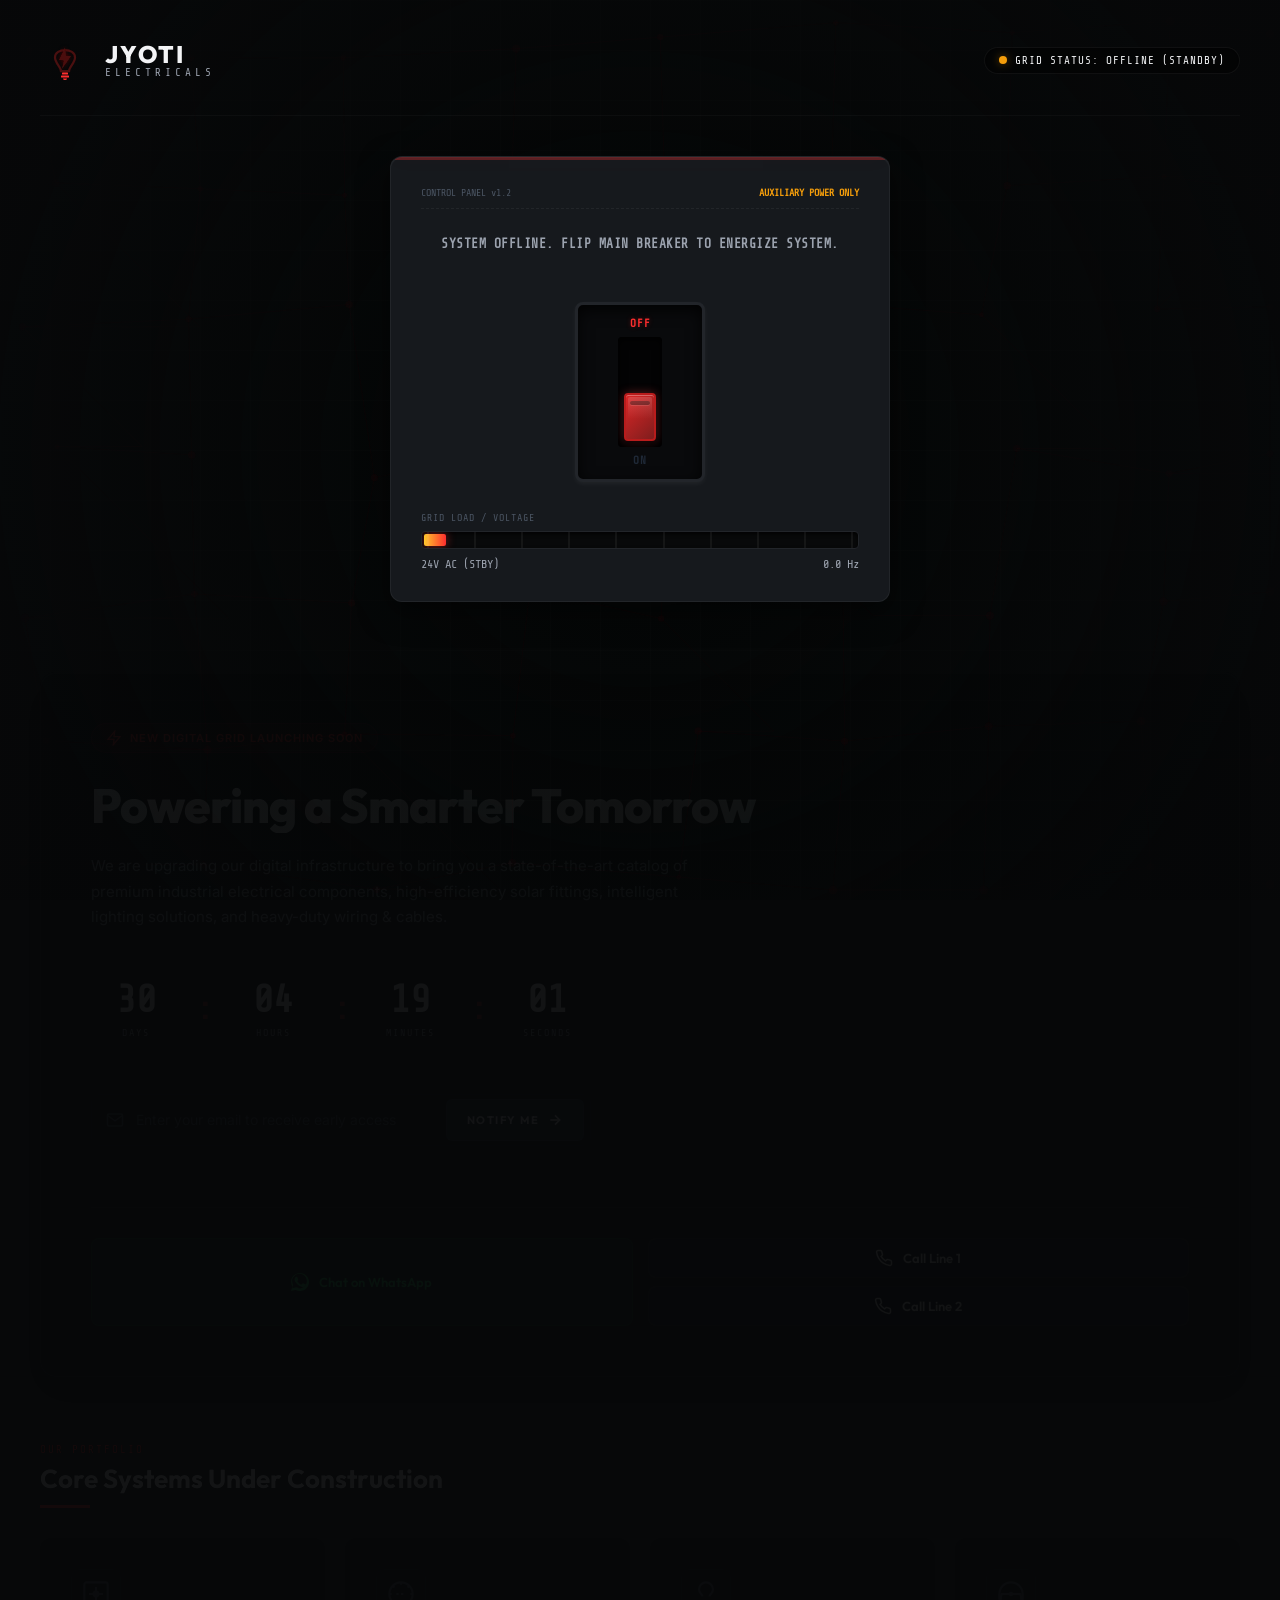
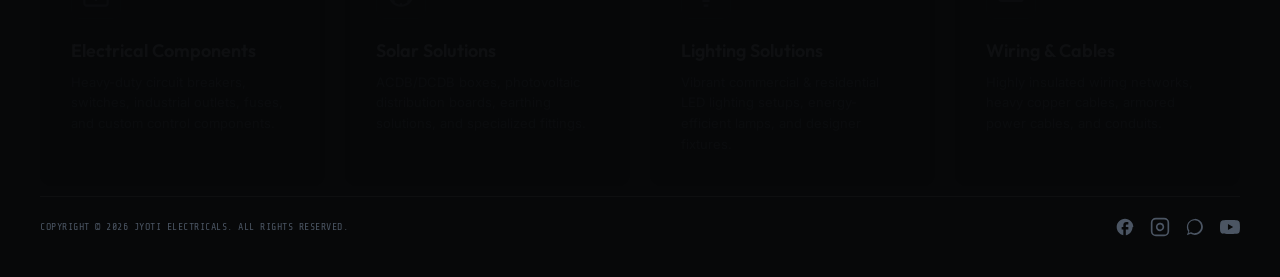
<file: jyotielectricals/index.html>
<!DOCTYPE html>
<html lang="en" class="grid-offline">
<head>
    <meta charset="UTF-8">
    <meta name="viewport" content="width=device-width, initial-scale=1.0">
    <title>Jyoti Electricals | Something Powerful Is Coming</title>
    <meta name="description" content="Something powerful is coming. Jyoti Electricals is preparing a premium digital platform for high-quality electrical components, solar systems, wiring cables, and lighting solutions. Stay tuned!">
    <meta name="keywords" content="Jyoti Electricals, electrical components, solar fittings, LED lighting, wires and cables, coming soon, industrial electrical supply">
    
    <!-- Fonts -->
    <link rel="preconnect" href="https://fonts.googleapis.com">
    <link rel="preconnect" href="https://fonts.gstatic.com" crossorigin>
    <link href="https://fonts.googleapis.com/css2?family=Inter:wght@300;400;500;600;700&family=Outfit:wght@400;600;700;800;900&family=Share+Tech+Mono&display=swap" rel="stylesheet">
    
    <!-- Custom Stylesheet -->
    <link rel="stylesheet" href="css/style.css">
</head>
<body>

    <!-- Interactive Canvas Background -->
    <canvas id="circuit-canvas"></canvas>

    <!-- Overlay Grid Mesh for Technical Look -->
    <div class="grid-overlay"></div>

    <div class="app-container">
        
        <!-- ==================================================
        HEADER
        ================================================== -->
        <header class="main-header">
            <div class="header-content">
                <div class="logo-container">
                    <!-- Red Electric Bulb/Bolt SVG Logo -->
                    <svg class="electric-logo" viewBox="0 0 100 100" xmlns="http://www.w3.org/2000/svg">
                        <defs>
                            <filter id="red-glow" x="-20%" y="-20%" width="140%" height="140%">
                                <feGaussianBlur stdDeviation="4" result="blur" />
                                <feMerge>
                                    <feMergeNode in="blur" />
                                    <feMergeNode in="SourceGraphic" />
                                </feMerge>
                            </filter>
                        </defs>
                        <!-- Bulb Outline -->
                        <path class="logo-bulb-path" d="M30 45 C30 25, 70 25, 70 45 C70 56, 58 64, 58 72 L42 72 C42 64, 30 56, 30 45 Z" fill="none" stroke="#ff2e2e" stroke-width="4.5" />
                        <!-- Filament / Lightning Bolt -->
                        <path class="logo-bolt-path" d="M50 25 L38 50 L48 50 L44 68 L62 42 L52 42 Z" fill="#ff2e2e" filter="url(#red-glow)" />
                        <!-- Bulb Base -->
                        <rect x="44" y="75" width="12" height="4" rx="1" fill="#ff2e2e" />
                        <rect x="42" y="81" width="16" height="4" rx="1" fill="#ff2e2e" />
                        <path d="M46 87 C46 91, 54 91, 54 87 Z" fill="#ff2e2e" />
                    </svg>
                    <div class="logo-text">
                        <span class="brand-title">JYOTI</span>
                        <span class="brand-subtitle">ELECTRICALS</span>
                    </div>
                </div>

                <div class="system-status">
                    <span class="status-dot"></span>
                    <span class="status-text" id="status-display">GRID STATUS: OFFLINE (STANDBY)</span>
                </div>
            </div>
        </header>

        <!-- ==================================================
        MAIN CONTENT
        ================================================== -->
        <main class="main-content">
            
            <!-- Breaker Switch Control Center (Offline View) -->
            <section class="control-panel-section">
                <div class="control-panel-card">
                    <div class="card-header-tech">
                        <span class="tech-label">CONTROL PANEL v1.2</span>
                        <span class="tech-indicator">AUXILIARY POWER ONLY</span>
                    </div>
                    
                    <h2 class="panel-prompt" id="panel-message">SYSTEM OFFLINE. FLIP MAIN BREAKER TO ENERGIZE SYSTEM.</h2>

                    <div class="switch-container">
                        <div class="breaker-box">
                            <div class="breaker-label off">OFF</div>
                            <div class="breaker-slot">
                                <div class="breaker-handle-track">
                                    <div class="breaker-handle" id="main-breaker">
                                        <div class="handle-grip"></div>
                                        <div class="handle-highlight"></div>
                                    </div>
                                </div>
                            </div>
                            <div class="breaker-label on">ON</div>
                        </div>
                    </div>

                    <div class="power-meter">
                        <div class="meter-label">GRID LOAD / VOLTAGE</div>
                        <div class="meter-track">
                            <div class="meter-bar" id="load-meter-bar"></div>
                            <div class="meter-leds">
                                <span></span><span></span><span></span><span></span><span></span>
                                <span></span><span></span><span></span><span></span><span></span>
                            </div>
                        </div>
                        <div class="meter-stats">
                            <span id="volt-display">24V AC (STBY)</span>
                            <span id="freq-display">0.0 Hz</span>
                        </div>
                    </div>
                </div>
            </section>

            <!-- Main Coming Soon & Countdown Info (Online View - initially hidden/collapsed via CSS) -->
            <section class="info-section">
                <div class="glass-content-card">
                    
                    <div class="launch-tag">
                        <svg class="tag-icon" viewBox="0 0 24 24" width="16" height="16" stroke="currentColor" stroke-width="2" fill="none">
                            <path d="M13 2L3 14h9l-1 8 10-12h-9l1-8z"></path>
                        </svg>
                        <span>NEW DIGITAL GRID LAUNCHING SOON</span>
                    </div>

                    <h1 class="main-title">Powering a Smarter Tomorrow</h1>
                    
                    <p class="main-description">
                        We are upgrading our digital infrastructure to bring you a state-of-the-art catalog of premium industrial electrical components, high-efficiency solar fittings, intelligent lighting solutions, and heavy-duty wiring & cables.
                    </p>

                    <!-- Glassmorphic Countdown Timer -->
                    <div class="countdown-container">
                        <div class="countdown-box">
                            <span class="countdown-num" id="days">00</span>
                            <span class="countdown-lbl">Days</span>
                        </div>
                        <div class="countdown-divider">:</div>
                        <div class="countdown-box">
                            <span class="countdown-num" id="hours">00</span>
                            <span class="countdown-lbl">Hours</span>
                        </div>
                        <div class="countdown-divider">:</div>
                        <div class="countdown-box">
                            <span class="countdown-num" id="minutes">00</span>
                            <span class="countdown-lbl">Minutes</span>
                        </div>
                        <div class="countdown-divider">:</div>
                        <div class="countdown-box">
                            <span class="countdown-num" id="seconds">00</span>
                            <span class="countdown-lbl">Seconds</span>
                        </div>
                    </div>

                    <!-- Email Signup -->
                    <div class="signup-container">
                        <form id="subscribe-form" class="subscribe-form" onsubmit="return false;">
                            <div class="input-group">
                                <span class="input-icon">
                                    <svg viewBox="0 0 24 24" width="18" height="18" stroke="currentColor" stroke-width="2" fill="none">
                                        <path d="M4 4h16c1.1 0 2 .9 2 2v12c0 1.1-.9 2-2 2H4c-1.1 0-2-.9-2-2V6c0-1.1.9-2 2-2z"></path>
                                        <polyline points="22,6 12,13 2,6"></polyline>
                                    </svg>
                                </span>
                                <input type="email" id="subscriber-email" placeholder="Enter your email to receive early access" required>
                                <button type="submit" class="btn-submit" id="btn-subscribe">
                                    <span>NOTIFY ME</span>
                                    <svg viewBox="0 0 24 24" width="16" height="16" stroke="currentColor" stroke-width="2.5" fill="none">
                                        <line x1="5" y1="12" x2="19" y2="12"></line>
                                        <polyline points="12 5 19 12 12 19"></polyline>
                                    </svg>
                                </button>
                            </div>
                        </form>
                        <div class="feedback-msg" id="form-feedback"></div>
                    </div>

                    <!-- Direct Quick Actions (WhatsApp & Click-to-call) -->
                    <div class="action-grid">
                        <a href="https://wa.me/918200228239?text=Hello%20Jyoti%20Electricals%2C%20I%20visited%20your%20coming%20soon%20page%20and%20wanted%20to%20inquire%20about%20your%20services." target="_blank" class="action-btn-link wa-btn">
                            <svg class="btn-icon" viewBox="0 0 24 24" fill="currentColor">
                                <path d="M.057 24l1.687-6.163c-1.041-1.804-1.588-3.849-1.587-5.946C.06 5.348 5.397.01 12.008.01c3.202.001 6.212 1.246 8.477 3.514 2.266 2.268 3.507 5.28 3.505 8.484-.004 6.657-5.34 11.997-11.953 11.997-2.005-.001-3.973-.502-5.724-1.457L0 24zm6.59-4.846c1.6.95 3.188 1.449 4.625 1.451 5.403.002 9.803-4.389 9.805-9.788.002-2.615-1.01-5.074-2.852-6.918C16.383 2.053 13.931 1.04 11.332 1.04 5.928 1.04 1.53 5.431 1.528 10.83c-.001 1.573.418 3.111 1.21 4.485L1.758 20.3l5.093-1.332c1.372.748 2.76 1.127 4.195 1.126h.001zM18.66 14.86c-.36-.18-2.13-1.05-2.46-1.17-.33-.12-.57-.18-.81.18-.24.36-.93 1.17-1.14 1.41-.21.24-.42.27-.78.09-.36-.18-1.53-.56-2.91-1.8-1.07-.96-1.8-2.15-2.01-2.51-.21-.36-.02-.56.16-.74.16-.16.36-.42.54-.63.18-.21.24-.36.36-.6.12-.24.06-.45-.03-.63-.09-.18-.81-1.95-1.11-2.68-.3-.72-.6-0.62-.81-.63-.21-.01-.45-.01-.69-.01-.24 0-.63.09-.96.45-.33.36-1.26 1.23-1.26 3.00s1.29 3.48 1.47 3.72c.18.24 2.54 3.88 6.16 5.45.86.37 1.53.59 2.06.76.87.27 1.66.24 2.28.14.69-.1 2.13-.87 2.43-1.72.3-.84.3-1.56.21-1.72-.09-.16-.33-.26-.69-.44z"/>
                            </svg>
                            <span>Chat on WhatsApp</span>
                        </a>

                        <div class="phone-call-container">
                            <a href="tel:+918200228239" class="action-btn-link phone-btn">
                                <svg class="btn-icon" viewBox="0 0 24 24" stroke="currentColor" stroke-width="2" fill="none">
                                    <path d="M22 16.92v3a2 2 0 0 1-2.18 2 19.79 19.79 0 0 1-8.63-3.07 19.5 19.5 0 0 1-6-6 19.79 19.79 0 0 1-3.07-8.67A2 2 0 0 1 4.11 2h3a2 2 0 0 1 2 1.72 12.84 12.84 0 0 0 .7 2.81 2 2 0 0 1-.45 2.11L8.09 9.91a16 16 0 0 0 6 6l1.27-1.27a2 2 0 0 1 2.11-.45 12.84 12.84 0 0 0 2.81.7A2 2 0 0 1 22 16.92z"></path>
                                </svg>
                                <span>Call Line 1</span>
                            </a>
                            <a href="tel:+918780847809" class="action-btn-link phone-btn">
                                <svg class="btn-icon" viewBox="0 0 24 24" stroke="currentColor" stroke-width="2" fill="none">
                                    <path d="M22 16.92v3a2 2 0 0 1-2.18 2 19.79 19.79 0 0 1-8.63-3.07 19.5 19.5 0 0 1-6-6 19.79 19.79 0 0 1-3.07-8.67A2 2 0 0 1 4.11 2h3a2 2 0 0 1 2 1.72 12.84 12.84 0 0 0 .7 2.81 2 2 0 0 1-.45 2.11L8.09 9.91a16 16 0 0 0 6 6l1.27-1.27a2 2 0 0 1 2.11-.45 12.84 12.84 0 0 0 2.81.7A2 2 0 0 1 22 16.92z"></path>
                                </svg>
                                <span>Call Line 2</span>
                            </a>
                        </div>
                    </div>
                </div>
            </section>

        </main>

        <!-- ==================================================
        SERVICES PREVIEW SECTION (ONLINE VIEWS)
        ================================================== -->
        <section class="services-preview-section">
            <div class="section-header">
                <span class="pre-title">OUR PORTFOLIO</span>
                <h3 class="section-title">Core Systems Under Construction</h3>
                <div class="accent-bar"></div>
            </div>

            <div class="services-grid">
                
                <!-- Category 1 -->
                <div class="service-card">
                    <div class="card-glow-effect"></div>
                    <div class="service-icon-wrapper">
                        <svg viewBox="0 0 24 24" width="28" height="28" stroke="currentColor" stroke-width="1.8" fill="none">
                            <rect x="2" y="2" width="20" height="20" rx="2" ry="2"></rect>
                            <line x1="6" y1="12" x2="18" y2="12"></line>
                            <line x1="12" y1="6" x2="12" y2="18"></line>
                            <circle cx="12" cy="12" r="2" fill="currentColor"></circle>
                        </svg>
                    </div>
                    <h4>Electrical Components</h4>
                    <p>Heavy-duty circuit breakers, switches, industrial outlets, fuses, and custom control components.</p>
                </div>

                <!-- Category 2 -->
                <div class="service-card">
                    <div class="card-glow-effect"></div>
                    <div class="service-icon-wrapper">
                        <svg viewBox="0 0 24 24" width="28" height="28" stroke="currentColor" stroke-width="1.8" fill="none">
                            <circle cx="12" cy="12" r="10"></circle>
                            <path d="M12 2v2M12 20v2M4.93 4.93l1.41 1.41M17.66 17.66l1.41 1.41M2 12h2M20 12h2M6.34 17.66l-1.41 1.41M19.07 4.93l-1.41 1.41"></path>
                            <path d="M8 12h8" stroke-dasharray="2,2"></path>
                        </svg>
                    </div>
                    <h4>Solar Solutions</h4>
                    <p>ACDB/DCDB boxes, photovoltaic distribution boards, earthing solutions, and specialized fittings.</p>
                </div>

                <!-- Category 3 -->
                <div class="service-card">
                    <div class="card-glow-effect"></div>
                    <div class="service-icon-wrapper">
                        <svg viewBox="0 0 24 24" width="28" height="28" stroke="currentColor" stroke-width="1.8" fill="none">
                            <path d="M15 14c.2-1 .7-1.7 1.5-2.5 1-.9 1.5-2.2 1.5-3.5A6 6 0 0 0 6 8c0 1 .2 2.2 1.5 3.5.7.7 1.3 1.5 1.5 2.5"></path>
                            <path d="M9 18h6M10 22h4"></path>
                        </svg>
                    </div>
                    <h4>Lighting Solutions</h4>
                    <p>Vibrant commercial & residential LED lighting setups, energy-efficient lamps, and designer fixtures.</p>
                </div>

                <!-- Category 4 -->
                <div class="service-card">
                    <div class="card-glow-effect"></div>
                    <div class="service-icon-wrapper">
                        <svg viewBox="0 0 24 24" width="28" height="28" stroke="currentColor" stroke-width="1.8" fill="none">
                            <path d="M20.65 17A10.07 10.07 0 0 0 20 12H4a10.07 10.07 0 0 0-.65 5"></path>
                            <path d="M12 2a10 10 0 0 1 10 10v4a2 2 0 0 1-2 2H4a2 2 0 0 1-2-2v-4A10 10 0 0 1 12 2z"></path>
                            <circle cx="12" cy="12" r="1" fill="currentColor"></circle>
                        </svg>
                    </div>
                    <h4>Wiring & Cables</h4>
                    <p>Highly insulated wiring networks, heavy copper cables, armored power cables, and conduits.</p>
                </div>

            </div>
        </section>

        <!-- ==================================================
        FOOTER
        ================================================== -->
        <footer class="main-footer">
            <div class="footer-divider"></div>
            <div class="footer-content">
                <p class="copyright">COPYRIGHT © 2026 JYOTI ELECTRICALS. ALL RIGHTS RESERVED.</p>
                
                <div class="social-links">
                    <a href="https://www.facebook.com/profile.php?id=100083700212359" target="_blank" aria-label="Facebook">
                        <svg viewBox="0 0 24 24" width="20" height="20" fill="currentColor">
                            <path d="M22 12c0-5.52-4.48-10-10-10S2 6.48 2 12c0 4.84 3.44 8.87 8 9.8V15H8v-3h2V9.5C10 7.57 11.57 6 13.5 6H16v3h-2c-.55 0-1 .45-1 1v2h3v3h-3v6.95c4.56-.93 8-4.96 8-9.75z"/>
                        </svg>
                    </a>
                    <a href="https://www.instagram.com/jyotielectricals251" target="_blank" aria-label="Instagram">
                        <svg viewBox="0 0 24 24" width="20" height="20" fill="none" stroke="currentColor" stroke-width="2">
                            <rect x="2" y="2" width="20" height="20" rx="5" ry="5"></rect>
                            <path d="M16 11.37A4 4 0 1 1 12.63 8 4 4 0 0 1 16 11.37z"></path>
                            <line x1="17.5" y1="6.5" x2="17.51" y2="6.5"></line>
                        </svg>
                    </a>
                    <a href="https://whatsapp.com/channel/0029Varl8D7HQbRyr5HZLm3h" target="_blank" aria-label="WhatsApp Channel">
                        <svg viewBox="0 0 24 24" width="20" height="20" fill="currentColor">
                            <path d="M12.012 2.25c-5.38 0-9.75 4.37-9.75 9.75 0 2.01.61 3.88 1.66 5.43L2.25 21.75l4.47-1.63c1.47.88 3.19 1.38 5.01 1.38 5.38 0 9.75-4.37 9.75-9.75s-4.37-9.75-9.75-9.75zm0 17.5c-1.68 0-3.25-.49-4.58-1.33l-.33-.21-2.73.99.99-2.73-.21-.33a7.712 7.712 0 01-1.33-4.58c0-4.27 3.48-7.75 7.75-7.75s7.75 3.48 7.75 7.75-3.48 7.75-7.75 7.75z"/>
                        </svg>
                    </a>
                    <a href="https://www.youtube.com/@JyotiElectricals251" target="_blank" aria-label="YouTube">
                        <svg viewBox="0 0 24 24" width="20" height="20" fill="currentColor">
                            <path d="M23.498 6.163a3.003 3.003 0 0 0-2.11-2.107C19.518 3.5 12 3.5 12 3.5s-7.519 0-9.388.556a3.003 3.003 0 0 0-2.11 2.107C0 8.033 0 12 0 12s0 3.967.502 5.837a3.003 3.003 0 0 0 2.11 2.107C4.482 20.5 12 20.5 12 20.5s7.518 0 9.388-.556a3.003 3.003 0 0 0 2.11-2.107C24 15.967 24 12 24 12s0-3.967-.502-5.837zM9.545 15.568V8.432L15.818 12l-6.273 3.568z"/>
                        </svg>
                    </a>
                </div>
            </div>
        </footer>

    </div>

    <!-- JS Main Script -->
    <script src="js/main.js"></script>
</body>
</html>
</file>
<file: css/style.css>
/* ==========================================================================
   DESIGN VARIABLES & SYSTEM
   ========================================================================== */
:root {
    --primary-green: #22C55E;
    --primary-green-hover: #16A34A;
    --primary-orange: #F97316;
    --primary-orange-hover: #EA580C;
    --mango-yellow: #FBBF24;
    --mango-yellow-hover: #F59E0B;

    --bg-white: #FFFFFF;
    --bg-cream: #FAF9F5;
    --bg-cream-dark: #F3F1E9;
    --text-dark: #1C1917;
    --text-muted: #57534E;
    --border-color: #E7E5E4;
    --shadow-sm: 0 1px 2px 0 rgba(0, 0, 0, 0.05);
    --shadow-md: 0 4px 6px -1px rgba(0, 0, 0, 0.1), 0 2px 4px -1px rgba(0, 0, 0, 0.06);
    --shadow-lg: 0 10px 15px -3px rgba(0, 0, 0, 0.1), 0 4px 6px -2px rgba(0, 0, 0, 0.05);
    --shadow-premium: 0 20px 25px -5px rgba(0, 0, 0, 0.05), 0 10px 10px -5px rgba(0, 0, 0, 0.04);

    --transition-fast: 0.2s ease;
    --transition-medium: 0.3s cubic-bezier(0.4, 0, 0.2, 1);
    --transition-slow: 0.5s cubic-bezier(0.4, 0, 0.2, 1);

    --font-heading: 'Outfit', sans-serif;
    --font-body: 'Inter', sans-serif;

    /* Theme Specific Variables */
    --header-bg: rgba(255, 255, 255, 0.95);
    --header-bg-scrolled: rgba(255, 255, 255, 0.98);
    --hero-bg: linear-gradient(to right, rgba(250, 249, 245, 0.96) 45%, rgba(250, 249, 245, 0.75) 70%, rgba(250, 249, 245, 0.25) 100%), url('../assets/juice_background.png') no-repeat center right;
    --card-hover-border: var(--primary-green);
    --input-bg: var(--bg-white);
    --input-border: var(--border-color);
}

[data-theme="dark"] {
    --bg-white: #0B0F19; /* Deeper slate dark */
    --bg-cream: #111827; /* Dark background elements */
    --bg-cream-dark: #1F2937; /* Dark cards and inputs */
    --text-dark: #F9FAFB; /* Pure bright white text */
    --text-muted: #9CA3AF; /* Light gray muted text */
    --border-color: #374151; /* Slate border */
    
    --shadow-sm: 0 1px 2px 0 rgba(0, 0, 0, 0.4);
    --shadow-md: 0 4px 6px -1px rgba(0, 0, 0, 0.5), 0 2px 4px -1px rgba(0, 0, 0, 0.4);
    --shadow-lg: 0 10px 15px -3px rgba(0, 0, 0, 0.5), 0 4px 6px -2px rgba(0, 0, 0, 0.4);
    --shadow-premium: 0 20px 25px -5px rgba(0, 0, 0, 0.5), 0 10px 10px -5px rgba(0, 0, 0, 0.4);

    /* Theme Specific Variables - Dark Override */
    --header-bg: rgba(11, 15, 25, 0.92);
    --header-bg-scrolled: rgba(11, 15, 25, 0.97);
    --hero-bg: linear-gradient(to right, rgba(11, 15, 25, 0.96) 45%, rgba(11, 15, 25, 0.75) 70%, rgba(11, 15, 25, 0.25) 100%), url('../assets/juice_background.png') no-repeat center right;
    --card-hover-border: var(--primary-orange);
    --input-bg: #1F2937;
    --input-border: #4B5563;
}

/* ==========================================================================
   BASE & RESET STYLES
   ========================================================================== */
* {
    margin: 0;
    padding: 0;
    box-sizing: border-box;
}

html {
    scroll-behavior: smooth;
    font-size: 16px;
}

#shop,
#combos,
#blogs,
#partner,
#contact {
    scroll-margin-top: 90px;
}

body {
    font-family: var(--font-body);
    background-color: var(--bg-white);
    color: var(--text-dark);
    line-height: 1.6;
    overflow-x: hidden;
    -webkit-font-smoothing: antialiased;
}

.container {
    width: 100%;
    max-width: 1240px;
    margin: 0 auto;
    padding: 0 20px;
}

a {
    text-decoration: none;
    color: inherit;
    transition: var(--transition-fast);
}

ul {
    list-style: none;
}

img {
    max-width: 100%;
    height: auto;
    display: block;
}

input,
select,
textarea {
    font-family: inherit;
    font-size: inherit;
    outline: none;
}

/* ==========================================================================
   BUTTON & UI COMPONENTS
   ========================================================================== */
.btn {
    display: inline-flex;
    align-items: center;
    justify-content: center;
    padding: 12px 28px;
    font-size: 0.95rem;
    font-weight: 600;
    border-radius: 99px;
    border: 2px solid transparent;
    cursor: pointer;
    transition: var(--transition-medium);
    text-align: center;
    gap: 8px;
}

.btn-primary {
    background-color: var(--primary-green);
    color: var(--bg-white);
    box-shadow: 0 4px 12px rgba(34, 197, 94, 0.3);
}

.btn-primary:hover {
    background-color: var(--primary-green-hover);
    transform: translateY(-2px);
    box-shadow: 0 6px 16px rgba(34, 197, 94, 0.4);
}

.btn-orange {
    background-color: var(--primary-orange);
    box-shadow: 0 4px 12px rgba(249, 115, 22, 0.3);
}

.btn-orange:hover {
    background-color: var(--primary-orange-hover);
    box-shadow: 0 6px 16px rgba(249, 115, 22, 0.4);
}

.btn-yellow {
    background-color: var(--mango-yellow);
    color: var(--text-dark);
    box-shadow: 0 4px 12px rgba(251, 191, 36, 0.3);
}

.btn-yellow:hover {
    background-color: var(--mango-yellow-hover);
    box-shadow: 0 6px 16px rgba(251, 191, 36, 0.4);
}

.btn-outline {
    background-color: transparent;
    border-color: var(--border-color);
    color: var(--text-dark);
}

.btn-outline:hover {
    background-color: var(--text-dark);
    color: var(--bg-white);
    border-color: var(--text-dark);
    transform: translateY(-2px);
}

.btn-block {
    display: flex;
    width: 100%;
}

/* Section Header Styles */
.section-header-center {
    text-align: center;
    max-width: 700px;
    margin: 0 auto 50px auto;
}

.section-tag {
    font-family: var(--font-heading);
    font-size: 0.85rem;
    font-weight: 700;
    text-transform: uppercase;
    letter-spacing: 2px;
    color: var(--primary-orange);
    display: inline-block;
    margin-bottom: 10px;
}

.section-tag-light {
    font-family: var(--font-heading);
    font-size: 0.85rem;
    font-weight: 700;
    text-transform: uppercase;
    letter-spacing: 2px;
    color: var(--mango-yellow);
    display: inline-block;
    margin-bottom: 10px;
}

.section-title {
    font-family: var(--font-heading);
    font-size: 2.25rem;
    font-weight: 800;
    color: var(--text-dark);
    line-height: 1.25;
}

.section-desc {
    color: var(--text-muted);
    font-size: 1.05rem;
    margin-top: 12px;
}

.section-bar {
    width: 60px;
    height: 4px;
    background: linear-gradient(90deg, var(--primary-green), var(--primary-orange));
    border-radius: 99px;
    margin: 15px auto 0 auto;
}

/* ==========================================================================
   TOP PROMOTIONAL BAR
   ========================================================================== */
.promo-bar {
    background-color: var(--text-dark);
    color: var(--bg-white);
    padding: 10px 0;
    font-size: 0.85rem;
    font-weight: 600;
    position: relative;
    overflow: hidden;
    z-index: 1001;
}

.promo-track {
    display: flex;
    white-space: nowrap;
    animation: marquee 25s linear infinite;
}

.promo-item {
    padding: 0 40px;
    display: inline-flex;
    align-items: center;
    gap: 8px;
}

@keyframes marquee {
    0% {
        transform: translateX(0);
    }

    100% {
        transform: translateX(-50%);
    }
}

/* ==========================================================================
   HEADER & STICKY HEADER
   ========================================================================== */
.main-header {
    background-color: var(--header-bg);
    border-bottom: 1px solid var(--border-color);
    position: sticky;
    top: 0;
    z-index: 1000;
    transition: var(--transition-medium);
    backdrop-filter: blur(10px);
}

.main-header.scrolled {
    padding: 10px 0;
    box-shadow: var(--shadow-md);
    background-color: var(--header-bg-scrolled);
}

.header-container {
    display: flex;
    align-items: center;
    justify-content: space-between;
    height: 80px;
    max-width: 1240px;
    margin: 0 auto;
    padding: 0 20px;
    transition: var(--transition-medium);
}

.main-header.scrolled .header-container {
    height: 65px;
}

/* Logo */
.logo {
    display: flex;
    align-items: center;
    gap: 10px;
    font-family: var(--font-heading);
    font-size: 1.5rem;
    font-weight: 800;
    letter-spacing: -0.5px;
}

.logo-img {
    height: 38px;
    width: auto;
    object-fit: contain;
    display: block;
    transition: var(--transition-fast);
}

.logo-img-dark {
    display: none;
}

[data-theme="dark"] .logo-img-light {
    display: none;
}

[data-theme="dark"] .logo-img-dark {
    display: block;
}

/* Nav Menu */
.nav-menu {
    display: flex;
    gap: 32px;
}

.nav-link {
    font-weight: 600;
    color: var(--text-muted);
    font-size: 0.95rem;
    position: relative;
    padding: 8px 0;
}

.nav-link:hover,
.nav-link.active {
    color: var(--primary-green);
}

.nav-link::after {
    content: '';
    position: absolute;
    bottom: 0;
    left: 0;
    width: 0;
    height: 2.5px;
    background-color: var(--primary-green);
    border-radius: 99px;
    transition: var(--transition-medium);
}

.nav-link:hover::after,
.nav-link.active::after {
    width: 100%;
}

/* Header Actions */
.header-actions {
    display: flex;
    align-items: center;
    gap: 18px;
}

.action-btn {
    background: none;
    border: none;
    cursor: pointer;
    color: var(--text-dark);
    position: relative;
    display: flex;
    align-items: center;
    justify-content: center;
    width: 40px;
    height: 40px;
    border-radius: 50%;
    transition: var(--transition-fast);
}

.action-btn:hover {
    background-color: var(--bg-cream);
    color: var(--primary-green);
    transform: scale(1.05);
}

.action-btn .badge {
    position: absolute;
    top: 4px;
    right: 4px;
    background-color: var(--primary-orange);
    color: var(--bg-white);
    font-size: 0.7rem;
    font-weight: 700;
    width: 18px;
    height: 18px;
    border-radius: 50%;
    display: flex;
    align-items: center;
    justify-content: center;
    border: 2px solid var(--bg-white);
}

.mobile-toggle {
    display: none;
    background: none;
    border: none;
    cursor: pointer;
    color: var(--text-dark);
}

.mobile-toggle .icon-close {
    display: none;
}

.mobile-toggle.active .icon-burger {
    display: none;
}

.mobile-toggle.active .icon-close {
    display: block;
}

/* ==========================================================================
   SEARCH OVERLAY
   ========================================================================== */
.search-overlay {
    position: fixed;
    top: 0;
    left: 0;
    width: 100%;
    height: 100%;
    background-color: rgba(28, 25, 23, 0.95);
    z-index: 2000;
    display: flex;
    align-items: center;
    justify-content: center;
    opacity: 0;
    pointer-events: none;
    transition: var(--transition-medium);
}

.search-overlay.active {
    opacity: 1;
    pointer-events: auto;
}

.search-box {
    width: 100%;
    max-width: 600px;
    padding: 20px;
    position: relative;
    display: flex;
    gap: 12px;
    transform: translateY(-50px);
    transition: var(--transition-medium);
}

.search-overlay.active .search-box {
    transform: translateY(0);
}

.search-box input {
    flex-grow: 1;
    padding: 15px 25px;
    border-radius: 99px;
    border: none;
    background-color: var(--bg-white);
    font-size: 1.1rem;
}

.close-search {
    position: absolute;
    top: -50px;
    right: 20px;
    background: none;
    border: none;
    color: var(--bg-white);
    font-size: 2.5rem;
    cursor: pointer;
}

/* ==========================================================================
   HERO BANNER (LIGHT THEME)
   ========================================================================== */
.hero-banner-section {
    position: relative;
    height: calc(100vh - 120px);
    min-height: 550px;
    max-height: 750px;
    overflow: hidden;
    background: var(--hero-bg);
    background-size: cover;
    display: flex;
    align-items: center;
}

.hero-banner-section .hero-container {
    grid-template-columns: 1.1fr 0.9fr;
    align-items: center;
    gap: 40px;
    width: 100%;
    max-width: 1240px;
    margin: 0 auto;
    padding: 0 20px;
}

.hero-banner-section .hero-content {
    opacity: 1;
    transform: translateY(0);
}

.hero-banner-section .offer-tag {
    background-color: rgba(34, 197, 94, 0.1);
    color: var(--primary-green);
    font-family: var(--font-heading);
    font-size: 0.9rem;
    font-weight: 700;
    padding: 6px 16px;
    border-radius: 99px;
    display: inline-block;
    margin-bottom: 20px;
}

.hero-banner-section .hero-title {
    font-family: var(--font-heading);
    font-size: 3.5rem;
    font-weight: 800;
    color: var(--text-dark);
    line-height: 1.15;
    margin-bottom: 20px;
}

.hero-banner-section .text-gradient {
    background: linear-gradient(135deg, var(--primary-green), #10B981);
    -webkit-background-clip: text;
    -webkit-text-fill-color: transparent;
}

.hero-banner-section .hero-subtitle {
    font-size: 1.15rem;
    color: var(--text-muted);
    margin-bottom: 35px;
    max-width: 580px;
}

.hero-banner-section .hero-actions-btns {
    display: flex;
    gap: 16px;
}



/* ==========================================================================
   TRUST SECTION
   ========================================================================== */
.trust-section {
    padding: 80px 0;
    background-color: var(--bg-cream);
    border-bottom: 1px solid var(--border-color);
}

.trust-grid {
    display: grid;
    grid-template-columns: repeat(5, 1fr);
    gap: 20px;
}

.trust-card {
    background-color: var(--bg-white);
    padding: 24px 15px;
    border-radius: 16px;
    border: 1px solid rgba(231, 229, 228, 0.6);
    transition: var(--transition-medium);
    text-align: center;
    display: flex;
    flex-direction: column;
    align-items: center;
    justify-content: center;
}

.trust-card:hover {
    transform: translateY(-6px);
    box-shadow: var(--shadow-premium);
    border-color: var(--primary-green);
}

.trust-icon-box {
    width: 50px;
    height: 50px;
    background-color: var(--bg-cream);
    border-radius: 50%;
    display: flex;
    align-items: center;
    justify-content: center;
    margin: 0 auto 15px auto;
    transition: var(--transition-medium);
}

.trust-card:hover .trust-icon-box {
    transform: scale(1.1);
    background-color: rgba(34, 197, 94, 0.1);
}

.trust-card h3 {
    font-family: var(--font-heading);
    font-size: 1rem;
    font-weight: 700;
    margin-bottom: 0;
    color: var(--text-dark);
    line-height: 1.35;
}

/* ==========================================================================
   SHOP PRODUCTS SECTION
   ========================================================================== */
.shop-section {
    padding: 80px 0;
    background-color: var(--bg-white);
}

/* Tabs */
.filter-tabs-wrapper {
    overflow-x: auto;
    padding-bottom: 15px;
    margin-bottom: 40px;
    scrollbar-width: none;
    /* Hide scrollbar for Firefox */
}

.filter-tabs-wrapper::-webkit-scrollbar {
    display: none;
    /* Hide scrollbar for Chrome/Safari */
}

.filter-tabs {
    display: flex;
    justify-content: flex-start;
    gap: 12px;
    width: max-content;
    margin: 0 auto;
}

.tab-btn {
    padding: 10px 24px;
    font-size: 0.9rem;
    font-weight: 600;
    border-radius: 99px;
    border: 1px solid var(--border-color);
    background-color: var(--bg-white);
    color: var(--text-muted);
    cursor: pointer;
    white-space: nowrap;
    transition: var(--transition-medium);
}

.tab-btn:hover,
.tab-btn.active {
    background-color: var(--primary-green);
    color: var(--bg-white);
    border-color: var(--primary-green);
    box-shadow: 0 4px 10px rgba(34, 197, 94, 0.2);
}

/* Product Cards Grid */
.products-grid {
    display: grid;
    grid-template-columns: repeat(4, 1fr);
    gap: 30px;
}

.product-card {
    background-color: var(--bg-white);
    border-radius: 20px;
    border: 1px solid var(--border-color);
    padding: 24px;
    position: relative;
    transition: var(--transition-medium);
    display: flex;
    flex-direction: column;
}

.product-card:hover {
    transform: translateY(-8px);
    box-shadow: var(--shadow-premium);
    border-color: var(--primary-green);
}

/* Badges */
.product-badge {
    position: absolute;
    top: 15px;
    left: 15px;
    padding: 5px 12px;
    font-size: 0.75rem;
    font-weight: 700;
    border-radius: 4px;
    z-index: 5;
    text-transform: uppercase;
    letter-spacing: 0.5px;
}

.product-badge.best-seller {
    background-color: var(--primary-green);
    color: var(--bg-white);
}

.product-badge.new {
    background-color: var(--primary-orange);
    color: var(--bg-white);
}

.product-badge.popular {
    background-color: var(--mango-yellow);
    color: var(--text-dark);
}

/* Product Image container */
.product-image-box {
    width: 100%;
    height: 200px;
    display: flex;
    align-items: center;
    justify-content: center;
    margin-bottom: 18px;
    background-color: var(--bg-cream);
    border-radius: 12px;
    overflow: hidden;
    position: relative;
}

/* Flavor-specific background gradients to enhance UI UX */
.bg-flavor-mango {
    background: radial-gradient(circle, rgba(251, 191, 36, 0.25) 0%, rgba(255, 255, 255, 0) 70%), var(--bg-cream);
}

.bg-flavor-orange {
    background: radial-gradient(circle, rgba(249, 115, 22, 0.25) 0%, rgba(255, 255, 255, 0) 70%), var(--bg-cream);
}

.bg-flavor-pineapple {
    background: radial-gradient(circle, rgba(251, 191, 36, 0.2) 0%, rgba(255, 255, 255, 0) 70%), var(--bg-cream);
}

.bg-flavor-lemon {
    background: radial-gradient(circle, rgba(234, 179, 8, 0.2) 0%, rgba(255, 255, 255, 0) 70%), var(--bg-cream);
}

.bg-flavor-strawberry {
    background: radial-gradient(circle, rgba(244, 63, 94, 0.25) 0%, rgba(255, 255, 255, 0) 70%), var(--bg-cream);
}

.bg-flavor-mixed-fruit {
    background: radial-gradient(circle, rgba(168, 85, 247, 0.2) 0%, rgba(255, 255, 255, 0) 70%), var(--bg-cream);
}

.bg-flavor-guava {
    background: radial-gradient(circle, rgba(34, 197, 94, 0.15) 0%, rgba(244, 63, 94, 0.15) 70%), var(--bg-cream);
}

.bg-flavor-lychee {
    background: radial-gradient(circle, rgba(253, 164, 186, 0.25) 0%, rgba(255, 255, 255, 0) 70%), var(--bg-cream);
}

.bg-flavor-watermelon {
    background: radial-gradient(circle, rgba(239, 68, 68, 0.2) 0%, rgba(255, 255, 255, 0) 70%), var(--bg-cream);
}

.bg-flavor-kala-khatta {
    background: radial-gradient(circle, rgba(88, 28, 135, 0.25) 0%, rgba(255, 255, 255, 0) 70%), var(--bg-cream);
}

.bg-flavor-green-apple {
    background: radial-gradient(circle, rgba(34, 197, 94, 0.25) 0%, rgba(255, 255, 255, 0) 70%), var(--bg-cream);
}

.bg-flavor-mosambi {
    background: radial-gradient(circle, rgba(132, 204, 22, 0.22) 0%, rgba(255, 255, 255, 0) 70%), var(--bg-cream);
}

.product-image-box img {
    height: 80%;
    object-fit: contain;
    transition: var(--transition-medium);
}

.product-card:hover .product-image-box img {
    transform: scale(1.1);
}

/* Card details */
.product-card h3 {
    font-family: var(--font-heading);
    font-size: 1.15rem;
    font-weight: 700;
    margin-bottom: 6px;
    color: var(--text-dark);
}

.product-card .short-desc {
    font-size: 0.85rem;
    color: var(--text-muted);
    margin-bottom: 12px;
    flex-grow: 1;
}

.rating-row {
    display: flex;
    align-items: center;
    gap: 6px;
    margin-bottom: 15px;
}

.stars {
    color: var(--mango-yellow);
    font-size: 0.9rem;
}

.rating-count {
    font-size: 0.8rem;
    color: var(--text-muted);
    font-weight: 600;
}

/* Prices */
.price-row {
    display: flex;
    align-items: baseline;
    gap: 8px;
    margin-bottom: 18px;
}

.price-row .offer-price {
    font-size: 1.3rem;
    font-weight: 800;
    color: var(--primary-green);
}

.price-row .mrp {
    font-size: 0.95rem;
    text-decoration: line-through;
    color: var(--text-muted);
}

.price-row .discount-percent {
    font-size: 0.8rem;
    font-weight: 700;
    color: var(--primary-orange);
    background-color: rgba(249, 115, 22, 0.1);
    padding: 2px 6px;
    border-radius: 4px;
}

/* Qty Selector */
.qty-selector {
    display: flex;
    align-items: center;
    border: 1px solid var(--border-color);
    border-radius: 99px;
    padding: 4px;
    margin-bottom: 15px;
    justify-content: space-between;
}

.qty-btn {
    background: none;
    border: none;
    width: 32px;
    height: 32px;
    cursor: pointer;
    font-size: 1rem;
    font-weight: 700;
    display: flex;
    align-items: center;
    justify-content: center;
    border-radius: 50%;
    transition: var(--transition-fast);
}

.qty-btn:hover {
    background-color: var(--bg-cream);
    color: var(--primary-green);
}

.qty-val {
    font-weight: 700;
    font-size: 0.95rem;
}

/* Card Actions */
.product-actions {
    display: grid;
    grid-template-columns: 1fr 1fr;
    gap: 10px;
}

.product-actions .btn {
    padding: 10px 12px;
    font-size: 0.85rem;
}

/* ==========================================================================
   COMBO OFFERS SECTION
   ========================================================================== */
.combos-section {
    padding: 80px 0;
    background-color: var(--bg-cream);
}

.combos-grid {
    display: grid;
    grid-template-columns: repeat(2, 1fr);
    gap: 30px;
}

.combo-card {
    background-color: var(--bg-white);
    border-radius: 24px;
    overflow: hidden;
    box-shadow: var(--shadow-sm);
    display: grid;
    grid-template-columns: 0.9fr 1.1fr;
    border: 1px solid var(--border-color);
    transition: var(--transition-medium);
    position: relative;
}

.combo-card:hover {
    transform: translateY(-6px);
    box-shadow: var(--shadow-premium);
    border-color: var(--primary-orange);
}

.combo-badge {
    position: absolute;
    top: 15px;
    left: 15px;
    background-color: var(--primary-orange);
    color: var(--bg-white);
    font-family: var(--font-heading);
    font-size: 0.8rem;
    font-weight: 700;
    padding: 4px 10px;
    border-radius: 4px;
    z-index: 5;
}

.combo-image-box {
    background-color: var(--bg-cream);
    display: flex;
    align-items: center;
    justify-content: center;
    padding: 20px;
}

.combo-img {
    max-height: 250px;
    object-fit: contain;
    transition: var(--transition-medium);
}

.combo-card:hover .combo-img {
    transform: scale(1.05);
}

.combo-info {
    padding: 30px;
    display: flex;
    flex-direction: column;
}

.combo-tag {
    font-size: 0.75rem;
    font-weight: 700;
    text-transform: uppercase;
    letter-spacing: 1px;
    color: var(--primary-green);
    margin-bottom: 8px;
}

.combo-info h3 {
    font-family: var(--font-heading);
    font-size: 1.4rem;
    font-weight: 800;
    margin-bottom: 10px;
}

.combo-desc {
    color: var(--text-muted);
    font-size: 0.85rem;
    margin-bottom: 15px;
}

.combo-benefits {
    margin-bottom: 20px;
}

.combo-benefits li {
    font-size: 0.85rem;
    color: var(--text-dark);
    font-weight: 500;
    margin-bottom: 6px;
    display: flex;
    align-items: center;
    gap: 6px;
}

.combo-price-row {
    display: flex;
    align-items: center;
    justify-content: space-between;
    margin-bottom: 20px;
    border-top: 1px dashed var(--border-color);
    padding-top: 15px;
}

.price-stack {
    display: flex;
    flex-direction: column;
}

.combo-mrp {
    font-size: 0.85rem;
    text-decoration: line-through;
    color: var(--text-muted);
}

.combo-price {
    font-size: 1.4rem;
    font-weight: 800;
    color: var(--primary-green);
}

.combo-discount-percent {
    background-color: rgba(34, 197, 94, 0.1);
    color: var(--primary-green);
    font-size: 0.85rem;
    font-weight: 700;
    padding: 4px 10px;
    border-radius: 4px;
}

.combo-actions {
    display: grid;
    grid-template-columns: 1fr 1.2fr;
    gap: 10px;
    margin-top: auto;
}

.combo-actions .btn {
    padding: 10px 12px;
    font-size: 0.85rem;
}

/* ==========================================================================
   CUSTOMER TESTIMONIALS
   ========================================================================== */
.testimonials-section {
    padding: 80px 0;
    background-color: var(--bg-white);
}

.testimonials-header-grid {
    display: grid;
    grid-template-columns: 1fr 1fr;
    align-items: center;
    gap: 40px;
    margin-bottom: 50px;
}

/* Stats Counter */
.stats-counter-wrapper {
    display: flex;
    justify-content: space-between;
    gap: 20px;
    background-color: var(--bg-cream);
    padding: 24px;
    border-radius: 20px;
    border: 1px solid var(--border-color);
}

.stat-box {
    text-align: center;
    flex: 1;
}

.stat-box h3 {
    font-family: var(--font-heading);
    font-size: 1.8rem;
    font-weight: 800;
    color: var(--primary-green);
}

.stat-box p {
    font-size: 0.8rem;
    color: var(--text-muted);
    font-weight: 600;
    text-transform: uppercase;
    letter-spacing: 0.5px;
    margin-top: 4px;
}

/* Carousel */
.testimonials-slider-container {
    position: relative;
    overflow: hidden;
    margin-bottom: 50px;
}

.testimonials-slider {
    display: flex;
    gap: 30px;
    transition: transform var(--transition-medium);
}

.testimonial-card {
    min-width: calc(33.333% - 20px);
    background-color: var(--bg-cream);
    padding: 30px;
    border-radius: 20px;
    border: 1px solid var(--border-color);
    display: flex;
    flex-direction: column;
}

.user-meta {
    display: flex;
    align-items: center;
    gap: 15px;
    margin-bottom: 15px;
}

.user-avatar {
    width: 48px;
    height: 48px;
    border-radius: 50%;
    color: var(--bg-white);
    font-family: var(--font-heading);
    font-weight: 700;
    font-size: 1.1rem;
    display: flex;
    align-items: center;
    justify-content: center;
}

.user-name {
    display: block;
    font-family: var(--font-heading);
    font-weight: 700;
    color: var(--text-dark);
}

.verified-badge {
    display: inline-flex;
    align-items: center;
    gap: 4px;
    font-size: 0.75rem;
    color: var(--primary-green);
    font-weight: 600;
    margin-top: 2px;
}

.rating-stars {
    color: var(--mango-yellow);
    font-size: 1rem;
    margin-bottom: 12px;
}

.review-text {
    color: var(--text-muted);
    font-size: 0.9rem;
    font-style: italic;
    line-height: 1.6;
}

.slider-controls-testimonial {
    display: flex;
    justify-content: center;
    gap: 15px;
    margin-top: 30px;
}

.slider-controls-testimonial .slider-arrow {
    position: static;
    transform: none;
}

/* Video Reviews */
.video-reviews-grid {
    display: grid;
    grid-template-columns: repeat(2, 1fr);
    gap: 30px;
}

.video-card {
    height: 280px;
    border-radius: 24px;
    overflow: hidden;
    position: relative;
    box-shadow: var(--shadow-md);
}

.video-thumbnail {
    width: 100%;
    height: 100%;
    display: flex;
    flex-direction: column;
    align-items: center;
    justify-content: center;
    position: relative;
    padding: 30px;
}

.play-btn {
    width: 65px;
    height: 65px;
    border-radius: 50%;
    background-color: var(--bg-white);
    border: none;
    color: var(--primary-orange);
    cursor: pointer;
    display: flex;
    align-items: center;
    justify-content: center;
    box-shadow: var(--shadow-lg);
    transition: var(--transition-medium);
    margin-bottom: 15px;
}

.play-btn:hover {
    transform: scale(1.1);
    background-color: var(--primary-orange);
    color: var(--bg-white);
}

.video-info-overlay {
    position: absolute;
    bottom: 25px;
    left: 25px;
    right: 25px;
    color: var(--bg-white);
}

.video-info-overlay h4 {
    font-family: var(--font-heading);
    font-size: 1.15rem;
    font-weight: 700;
    margin-bottom: 4px;
    text-shadow: 0 2px 4px rgba(0, 0, 0, 0.5);
}

.video-info-overlay span {
    font-size: 0.8rem;
    font-weight: 500;
    opacity: 0.9;
}

/* ==========================================================================
   BLOG SECTION
   ========================================================================== */
.blogs-section {
    padding: 80px 0;
    background-color: var(--bg-cream);
}

.blogs-grid {
    display: grid;
    grid-template-columns: repeat(5, 1fr);
    gap: 20px;
}

.blog-card {
    background-color: var(--bg-white);
    border-radius: 16px;
    overflow: hidden;
    border: 1px solid var(--border-color);
    display: flex;
    flex-direction: column;
    transition: var(--transition-medium);
}

.blog-card:hover {
    transform: translateY(-5px);
    box-shadow: var(--shadow-md);
    border-color: var(--primary-green);
}

.blog-img-box {
    height: 150px;
    position: relative;
    overflow: hidden;
}

.blog-img {
    width: 100%;
    height: 100%;
    object-fit: cover;
    transition: var(--transition-medium);
}

.blog-card:hover .blog-img {
    transform: scale(1.08);
}

.blog-category {
    position: absolute;
    top: 12px;
    right: 12px;
    background-color: rgba(255, 255, 255, 0.9);
    color: var(--text-dark);
    font-size: 0.75rem;
    font-weight: 700;
    padding: 3px 10px;
    border-radius: 4px;
    text-transform: uppercase;
}

.blog-info {
    padding: 20px;
    display: flex;
    flex-direction: column;
    flex-grow: 1;
}

.blog-date {
    font-size: 0.75rem;
    color: var(--text-muted);
    font-weight: 600;
    margin-bottom: 8px;
}

.blog-info h3 {
    font-family: var(--font-heading);
    font-size: 1rem;
    font-weight: 700;
    line-height: 1.4;
    margin-bottom: 10px;
    color: var(--text-dark);
}

.blog-info p {
    font-size: 0.8rem;
    color: var(--text-muted);
    line-height: 1.5;
    margin-bottom: 15px;
    flex-grow: 1;
}

.blog-info .read-more {
    font-size: 0.8rem;
    font-weight: 700;
    color: var(--primary-green);
}

.blog-info .read-more:hover {
    color: var(--primary-green-hover);
    padding-left: 4px;
}

/* ==========================================================================
   BECOME PARTNER SECTION
   ========================================================================== */
.partner-section {
    padding: 80px 0;
    background-color: var(--bg-white);
}

.partner-box {
    background: linear-gradient(135deg, #1E3A1E 0%, #0F200F 100%);
    border-radius: 30px;
    padding: 60px;
    color: #FFFFFF;
    display: grid;
    grid-template-columns: 1.1fr 0.9fr;
    gap: 50px;
    box-shadow: var(--shadow-lg);
    position: relative;
    overflow: hidden;
}

.partner-box::before {
    content: '';
    position: absolute;
    top: -50%;
    right: -30%;
    width: 600px;
    height: 600px;
    background: radial-gradient(circle, rgba(34, 197, 94, 0.15) 0%, transparent 70%);
    pointer-events: none;
}

.partner-content h2 {
    font-family: var(--font-heading);
    font-size: 2.25rem;
    font-weight: 800;
    line-height: 1.2;
    margin-bottom: 15px;
}

.partner-sub {
    font-size: 1.05rem;
    opacity: 0.9;
    margin-bottom: 40px;
    max-width: 500px;
}

.partner-benefits-grid {
    display: grid;
    grid-template-columns: repeat(2, 1fr);
    gap: 30px;
}

.p-benefit {
    display: flex;
    gap: 15px;
}

.p-icon {
    font-size: 1.8rem;
    line-height: 1;
}

.p-benefit h4 {
    font-family: var(--font-heading);
    font-size: 1.05rem;
    font-weight: 700;
    margin-bottom: 6px;
}

.p-benefit p {
    font-size: 0.85rem;
    opacity: 0.8;
    line-height: 1.4;
}

/* B2B Partner Form Card */
.partner-form-card {
    background-color: var(--bg-white);
    color: var(--text-dark);
    padding: 40px;
    border-radius: 20px;
    box-shadow: var(--shadow-lg);
}

.partner-form-card h3 {
    font-family: var(--font-heading);
    font-size: 1.5rem;
    font-weight: 800;
    margin-bottom: 6px;
}

.partner-form-card p {
    font-size: 0.85rem;
    color: var(--text-muted);
    margin-bottom: 25px;
}

.form-group {
    margin-bottom: 18px;
    position: relative;
}

.form-group label {
    display: block;
    font-size: 0.8rem;
    font-weight: 700;
    text-transform: uppercase;
    letter-spacing: 0.5px;
    margin-bottom: 6px;
    color: var(--text-muted);
}

.form-group input,
.form-group select {
    width: 100%;
    padding: 12px 18px;
    border-radius: 8px;
    border: 1px solid var(--border-color);
    background-color: var(--bg-cream);
    font-size: 0.95rem;
    transition: var(--transition-fast);
}

.form-group input:focus,
.form-group select:focus {
    border-color: var(--primary-green);
    background-color: var(--bg-white);
    box-shadow: 0 0 0 3px rgba(34, 197, 94, 0.1);
}

.form-group input.invalid,
.form-group select.invalid {
    border-color: var(--primary-orange);
    background-color: rgba(249, 115, 22, 0.02);
}

.error-msg {
    display: none;
    color: var(--primary-orange);
    font-size: 0.75rem;
    font-weight: 600;
    margin-top: 4px;
}

.form-group input.invalid+.error-msg,
.form-group select.invalid+.error-msg {
    display: block;
}

/* Modal Overlay B2B Query */
.modal-overlay {
    position: fixed;
    top: 0;
    left: 0;
    width: 100%;
    height: 100%;
    background-color: rgba(28, 25, 23, 0.7);
    z-index: 3000;
    display: flex;
    align-items: center;
    justify-content: center;
    opacity: 0;
    pointer-events: none;
    transition: var(--transition-medium);
    backdrop-filter: blur(5px);
}

.modal-overlay.active {
    opacity: 1;
    pointer-events: auto;
}

.modal-content {
    background-color: var(--bg-white);
    width: 100%;
    max-width: 450px;
    padding: 40px;
    border-radius: 24px;
    text-align: center;
    position: relative;
    transform: scale(0.9);
    transition: var(--transition-medium);
    box-shadow: var(--shadow-lg);
}

.modal-overlay.active .modal-content {
    transform: scale(1);
}

.modal-close {
    position: absolute;
    top: 15px;
    right: 20px;
    font-size: 1.8rem;
    cursor: pointer;
    color: var(--text-muted);
}

.modal-icon {
    width: 60px;
    height: 60px;
    background-color: rgba(34, 197, 94, 0.1);
    color: var(--primary-green);
    font-size: 1.8rem;
    border-radius: 50%;
    display: flex;
    align-items: center;
    justify-content: center;
    margin: 0 auto 20px auto;
}

.modal-content h3 {
    font-family: var(--font-heading);
    font-size: 1.6rem;
    font-weight: 800;
    margin-bottom: 10px;
}

.modal-content p {
    color: var(--text-muted);
    font-size: 0.95rem;
    margin-bottom: 25px;
}

/* ==========================================================================
   NEWSLETTER SECTION
   ========================================================================== */
.newsletter-section {
    padding: 80px 0;
    background: linear-gradient(135deg, var(--primary-green), #10B981);
    color: #FFFFFF;
}

.newsletter-section h2 {
    font-family: var(--font-heading);
    font-size: 2.25rem;
    font-weight: 800;
    margin-bottom: 10px;
}

.newsletter-section p {
    font-size: 1.05rem;
    opacity: 0.9;
    margin-bottom: 30px;
    max-width: 600px;
    margin-left: auto;
    margin-right: auto;
}

.newsletter-form {
    display: flex;
    max-width: 500px;
    margin: 0 auto;
    background-color: var(--bg-white);
    padding: 6px;
    border-radius: 99px;
    box-shadow: var(--shadow-md);
}

.newsletter-form input {
    flex-grow: 1;
    border: none;
    background: none;
    padding: 10px 20px;
    font-size: 1rem;
    color: var(--text-dark);
}

.newsletter-form .btn {
    padding: 10px 30px;
}

.text-center {
    text-align: center;
}

/* ==========================================================================
   FOOTER
   ========================================================================== */
.footer {
    background-color: #0F172A;
    color: #94A3B8;
    padding: 80px 0 30px 0;
    border-top: 1px solid #1E293B;
}

.footer-grid {
    display: grid;
    grid-template-columns: 1.5fr 1fr 1fr 1fr;
    gap: 40px;
    padding-bottom: 50px;
    border-bottom: 1px solid #1E293B;
}

.brand-col {
    display: flex;
    flex-direction: column;
    gap: 20px;
}

.text-white {
    color: var(--bg-white);
}

.footer-desc {
    font-size: 0.9rem;
    line-height: 1.6;
}

.social-links {
    display: flex;
    gap: 12px;
}

.social-links a {
    display: flex;
    align-items: center;
    justify-content: center;
    width: 38px;
    height: 38px;
    border-radius: 50%;
    background-color: #1E293B;
    color: #94A3B8;
    transition: var(--transition-fast);
}

.social-links a:hover {
    background-color: var(--primary-green);
    color: var(--bg-white);
    transform: translateY(-2px);
}

.footer-col h3 {
    font-family: var(--font-heading);
    font-size: 1.1rem;
    font-weight: 700;
    color: var(--bg-white);
    margin-bottom: 20px;
}

.footer-col ul {
    display: flex;
    flex-direction: column;
    gap: 12px;
}

.footer-col ul a {
    font-size: 0.9rem;
}

.footer-col ul a:hover {
    color: var(--primary-green);
    padding-left: 4px;
}

.footer-bottom {
    display: flex;
    align-items: center;
    justify-content: space-between;
    padding-top: 30px;
    flex-wrap: wrap;
    gap: 20px;
}

.payment-methods {
    display: flex;
    align-items: center;
    gap: 8px;
    flex-wrap: wrap;
}

.pay-tag {
    font-size: 0.8rem;
    font-weight: 600;
}

.pay-badge {
    background-color: #1E293B;
    color: var(--bg-white);
    font-size: 0.75rem;
    font-weight: 700;
    padding: 4px 10px;
    border-radius: 4px;
}

.copyright {
    font-size: 0.85rem;
}

/* ==========================================================================
   TOAST NOTIFICATION STYLING
   ========================================================================== */
.toast-container {
    position: fixed;
    bottom: 30px;
    right: 30px;
    z-index: 2500;
    display: flex;
    flex-direction: column;
    gap: 10px;
}

.toast {
    background-color: var(--text-dark);
    color: var(--bg-white);
    padding: 15px 25px;
    border-radius: 8px;
    box-shadow: var(--shadow-lg);
    font-size: 0.9rem;
    font-weight: 600;
    display: flex;
    align-items: center;
    gap: 10px;
    transform: translateY(50px);
    opacity: 0;
    animation: toastIn 0.3s forwards, toastOut 0.3s forwards 2.7s;
    border-left: 4px solid var(--primary-green);
}

@keyframes toastIn {
    to {
        transform: translateY(0);
        opacity: 1;
    }
}

@keyframes toastOut {
    to {
        transform: translateY(-20px);
        opacity: 0;
    }
}

/* ==========================================================================
   RESPONSIVE DESIGN (MEDIA QUERIES)
   ========================================================================== */
@media (max-width: 768px) {
    html {
        font-size: 15px;
    }

    .header-container {
        height: 70px;
    }

    .main-header.scrolled .header-container {
        height: 60px;
    }

    .header-cta-call,
    .header-cta-wa {
        display: none !important;
    }

    /* Mobile Navigation Drawer */
    .mobile-toggle {
        display: block;
        order: 1;
    }

    .logo {
        order: 2;
    }

    .logo-img {
        height: 32px;
    }

    .header-actions {
        order: 3;
        gap: 8px;
    }

    .nav-menu {
        position: fixed;
        top: 70px;
        left: -100%;
        width: 100%;
        height: calc(100vh - 70px);
        background-color: var(--bg-white);
        flex-direction: column;
        align-items: center;
        padding: 30px 20px;
        gap: 15px;
        overflow-y: auto;
        transition: var(--transition-medium);
        box-shadow: var(--shadow-lg);
        z-index: 999;
    }

    .main-header.scrolled .nav-menu {
        top: 60px;
        height: calc(100vh - 60px);
    }

    .nav-menu.active {
        left: 0;
    }

    .nav-link {
        font-size: 1.2rem;
        margin-bottom: 0;
    }

    /* Hero Banner Mobile */
    .hero-banner-section {
        height: auto !important;
        min-height: auto !important;
        max-height: none !important;
        padding: 50px 0 !important;
        overflow: visible !important;
        background: linear-gradient(to bottom, rgba(250, 249, 245, 0.93) 0%, rgba(250, 249, 245, 0.88) 100%), 
                    url('../assets/juice_background.png') no-repeat center center !important;
        background-size: cover !important;
    }

    [data-theme="dark"] .hero-banner-section {
        background: linear-gradient(to bottom, rgba(11, 15, 25, 0.95) 0%, rgba(11, 15, 25, 0.9) 100%), 
                    url('../assets/juice_background.png') no-repeat center center !important;
        background-size: cover !important;
    }

    .hero-container {
        grid-template-columns: 1fr;
        text-align: center;
        gap: 20px;
    }

    .hero-banner-section .hero-title {
        font-size: 2.4rem !important;
        line-height: 1.2;
        margin-bottom: 15px;
    }

    .hero-banner-section .hero-subtitle {
        font-size: 0.98rem !important;
        margin-left: auto;
        margin-right: auto;
        margin-bottom: 25px;
        max-width: 480px;
    }

    .hero-banner-section .offer-tag {
        font-size: 0.8rem !important;
        padding: 5px 12px;
        margin-bottom: 15px;
    }

    .hero-actions-btns {
        justify-content: center;
        gap: 12px;
    }

    .hero-actions-btns .btn {
        padding: 10px 22px !important;
        font-size: 0.88rem !important;
    }

    /* Trust Grid Mobile */
    .trust-grid {
        display: flex;
        flex-wrap: wrap;
        justify-content: center;
        gap: 10px;
    }

    .trust-card {
        flex-direction: row;
        padding: 10px 18px;
        border-radius: 99px;
        gap: 10px;
        width: auto;
        text-align: left;
        align-items: center;
    }

    .trust-icon-box {
        margin: 0;
        width: 32px;
        height: 32px;
        flex-shrink: 0;
    }

    .trust-icon-box svg {
        width: 18px !important;
        height: 18px !important;
    }

    .trust-card h3 {
        font-size: 0.85rem;
        text-align: left;
        white-space: nowrap;
    }

    /* Products and Combo Grid Mobile */
    .products-grid {
        grid-template-columns: repeat(2, 1fr);
        gap: 15px;
    }

    .combos-grid {
        grid-template-columns: 1fr;
    }

    .combo-card {
        grid-template-columns: 1fr;
    }

    .combo-image-box {
        padding: 30px;
    }

    .testimonials-header-grid {
        grid-template-columns: 1fr;
        gap: 30px;
    }

    .stats-counter-wrapper {
        flex-direction: column;
        gap: 15px;
    }

    .testimonial-card {
        min-width: 100%;
    }

    .video-reviews-grid {
        grid-template-columns: 1fr;
    }

    .blogs-grid {
        grid-template-columns: 1fr;
    }

    .blog-img-box {
        height: 180px;
    }

    .newsletter-form {
        flex-direction: column;
        background: none;
        box-shadow: none;
        gap: 12px;
    }

    .newsletter-form input {
        background-color: var(--bg-white);
        border-radius: 99px;
        padding: 14px 20px;
    }

    .partner-box {
        grid-template-columns: 1fr;
        padding: 40px 20px;
        gap: 40px;
    }

    .partner-benefits-grid {
        grid-template-columns: 1fr;
        gap: 20px;
    }

    .footer-grid {
        grid-template-columns: 1fr;
    }

    .footer-bottom {
        flex-direction: column;
        text-align: center;
    }
}

@media (max-width: 576px) {
    .product-actions {
        grid-template-columns: 1fr !important;
        gap: 8px !important;
    }

    .filter-tabs {
        gap: 8px;
    }

    .hero-actions-btns {
        flex-direction: column !important;
        align-items: center !important;
        width: 100% !important;
        max-width: 280px !important;
        margin: 0 auto !important;
        gap: 10px !important;
    }

    .hero-actions-btns .btn {
        width: 100% !important;
    }
}

@media (max-width: 480px) {
    .products-grid {
        grid-template-columns: 1fr;
    }

    .hero-banner-section .hero-title {
        font-size: 1.95rem !important;
    }

    .partner-form-card {
        padding: 20px;
    }
}

/* ==========================================================================
   CUSTOMER REVIEW REELS SLIDER
   ========================================================================== */
.reels-section {
    padding: 80px 0;
    background-color: var(--bg-cream);
    border-top: 1px solid var(--border-color);
    border-bottom: 1px solid var(--border-color);
}

.reels-slider-wrapper {
    margin-top: 0;
    padding-top: 0;
    border-top: none;
}

.reels-title {
    font-family: var(--font-heading);
    font-size: 1.5rem;
    font-weight: 700;
    text-align: center;
    color: var(--text-dark);
    margin-bottom: 35px;
}

.reels-slider-container {
    position: relative;
    display: flex;
    align-items: center;
    max-width: 1200px;
    margin: 0 auto;
    padding: 0 50px;
}

.reels-track {
    display: flex;
    gap: 20px;
    overflow-x: auto;
    scroll-behavior: smooth;
    padding: 10px 5px;
    scrollbar-width: none;
    /* Firefox */
    width: 100%;
}

.reels-track::-webkit-scrollbar {
    display: none;
    /* Safari and Chrome */
}

.reel-card {
    flex: 0 0 240px;
    height: 400px;
    border-radius: 20px;
    overflow: hidden;
    position: relative;
    box-shadow: var(--shadow-md);
    cursor: pointer;
    transform: translateZ(0);
    transition: transform var(--transition-medium), box-shadow var(--transition-medium);
}

.reel-card:hover {
    transform: translateY(-5px) scale(1.02);
    box-shadow: var(--shadow-premium);
}

.reel-video-container {
    width: 100%;
    height: 100%;
    position: relative;
}

.reel-video {
    position: absolute;
    top: 0;
    left: 0;
    width: 100%;
    height: 100%;
    object-fit: cover;
    z-index: 1;
}

.reel-overlay {
    position: absolute;
    top: 0;
    left: 0;
    width: 100%;
    height: 100%;
    z-index: 2;
    display: flex;
    flex-direction: column;
    justify-content: space-between;
    padding: 18px 15px;
    background: linear-gradient(to bottom,
            rgba(0, 0, 0, 0.25) 0%,
            rgba(0, 0, 0, 0) 30%,
            rgba(0, 0, 0, 0.1) 60%,
            rgba(0, 0, 0, 0.85) 100%);
    color: var(--bg-white);
    pointer-events: none;
}

.reel-play-btn {
    align-self: flex-end;
    background-color: rgba(255, 255, 255, 0.25);
    backdrop-filter: blur(4px);
    border: 1px solid rgba(255, 255, 255, 0.3);
    width: 32px;
    height: 32px;
    border-radius: 50%;
    display: flex;
    align-items: center;
    justify-content: center;
    color: var(--bg-white);
    opacity: 0.8;
    transition: opacity var(--transition-fast), transform var(--transition-fast);
}

.reel-card:hover .reel-play-btn {
    opacity: 1;
    transform: scale(1.1);
}

.reel-info {
    display: flex;
    flex-direction: column;
    gap: 8px;
}

.reel-customer {
    display: flex;
    align-items: center;
    gap: 8px;
}

.reel-avatar {
    width: 32px;
    height: 32px;
    border-radius: 50%;
    color: var(--bg-white);
    font-size: 0.85rem;
    font-weight: 700;
    display: flex;
    align-items: center;
    justify-content: center;
    border: 1.5px solid rgba(255, 255, 255, 0.6);
}

.reel-meta h4 {
    font-size: 0.9rem;
    font-weight: 600;
    margin: 0;
    color: var(--bg-white);
}

.reel-stars {
    font-size: 0.7rem;
    display: block;
    margin-top: 2px;
}

.reel-feedback {
    font-size: 0.8rem;
    line-height: 1.35;
    margin: 0;
    color: rgba(255, 255, 255, 0.9);
    font-weight: 400;
    display: -webkit-box;
    -webkit-line-clamp: 2;
    -webkit-box-orient: vertical;
    overflow: hidden;
}

.reel-tag {
    align-self: flex-start;
    background-color: rgba(255, 255, 255, 0.15);
    backdrop-filter: blur(4px);
    border: 1px solid rgba(255, 255, 255, 0.25);
    padding: 3px 8px;
    border-radius: 99px;
    font-size: 0.7rem;
    font-weight: 600;
    color: var(--bg-white);
}

.reels-arrow {
    position: absolute;
    top: 50%;
    transform: translateY(-50%);
    width: 40px;
    height: 40px;
    border-radius: 50%;
    background-color: var(--bg-white);
    border: 1px solid var(--border-color);
    color: var(--text-dark);
    display: flex;
    align-items: center;
    justify-content: center;
    cursor: pointer;
    z-index: 10;
    box-shadow: var(--shadow-md);
    transition: var(--transition-fast);
}

.reels-arrow:hover {
    background-color: var(--primary-green);
    color: var(--bg-white);
    border-color: var(--primary-green);
    transform: translateY(-50%) scale(1.05);
}

.reels-arrow.prev {
    left: 0;
}

.reels-arrow.next {
    right: 0;
}

@media (max-width: 768px) {
    .reels-slider-container {
        padding: 0;
    }

    .reels-arrow {
        display: none;
    }

    .reels-title {
        font-size: 1.3rem;
        margin-bottom: 25px;
    }

    .reel-card {
        flex: 0 0 200px;
        height: 330px;
    }

    .reel-avatar {
        width: 28px;
        height: 28px;
        font-size: 0.75rem;
    }

    .reel-meta h4 {
        font-size: 0.8rem;
    }

    .reel-feedback {
        font-size: 0.75rem;
    }
}
/* Centered Footer Layout override */
.footer-content-centered {
    display: flex;
    flex-direction: column;
    align-items: center;
    text-align: center;
    max-width: 700px;
    margin: 0 auto 50px auto;
}

.footer-content-centered .logo {
    justify-content: center;
    margin-bottom: 20px;
}

.footer-content-centered .logo-img {
    height: 48px;
}

.footer-content-centered .footer-desc {
    color: rgba(255, 255, 255, 0.7);
    font-size: 1.05rem;
    line-height: 1.7;
    margin-bottom: 25px;
}

.footer-content-centered .social-links {
    display: flex;
    gap: 15px;
    justify-content: center;
}

/* Theme Toggle Button */
#themeToggleBtn {
    cursor: pointer;
    position: relative;
    display: flex;
    align-items: center;
    justify-content: center;
    border-radius: 50%;
    width: 40px;
    height: 40px;
    background: transparent;
    border: none;
    color: var(--text-dark);
    transition: var(--transition-fast);
}

#themeToggleBtn:hover {
    background-color: var(--bg-cream-dark);
    color: var(--primary-green);
    transform: scale(1.05);
}

/* Theme Toggle Icons visibility */
.sun-icon {
    display: none !important;
}
.moon-icon {
    display: block !important;
}

[data-theme="dark"] .sun-icon {
    display: block !important;
    color: var(--mango-yellow) !important;
}
[data-theme="dark"] .moon-icon {
    display: none !important;
}
</file>
<file: jyotielectricals/css/style.css>
/* ==========================================================================
   JYOTI ELECTRICALS - COMING SOON PAGE STYLING
   Theme: Electric Red & Midnight Tech
   ========================================================================== */

/* Google Fonts & Reset */
@import url('https://fonts.googleapis.com/css2?family=Inter:wght@300;400;500;600;700&family=Outfit:wght@400;600;700;800;900&family=Share+Tech+Mono&display=swap');

:root {
    /* Color Palette */
    --clr-red: #ff2e2e;
    --clr-red-glow: rgba(255, 46, 46, 0.65);
    --clr-red-dark: #b51212;
    --clr-bg-black: #070809;
    --clr-bg-dark: #0f1114;
    --clr-bg-panel: #16191d;
    --clr-bg-panel-glow: rgba(255, 46, 46, 0.03);

    --clr-green: #39d353;
    --clr-green-glow: rgba(57, 211, 83, 0.5);

    --clr-amber: #f59e0b;
    --clr-amber-glow: rgba(245, 158, 11, 0.4);

    --clr-txt-main: #f3f4f6;
    --clr-txt-muted: #9ca3af;
    --clr-txt-dark: #4b5563;

    /* Styling Tokens */
    --font-heading: 'Outfit', -apple-system, BlinkMacSystemFont, "Segoe UI", Roboto, sans-serif;
    --font-body: 'Inter', -apple-system, BlinkMacSystemFont, "Segoe UI", Roboto, sans-serif;
    --font-mono: 'Share Tech Mono', monospace;

    --glass-bg: rgba(15, 17, 20, 0.75);
    --glass-border: rgba(255, 255, 255, 0.05);
    --glass-border-glow: rgba(255, 46, 46, 0.15);
    --shadow-neon: 0 0 20px rgba(255, 46, 46, 0.25), 0 0 40px rgba(255, 46, 46, 0.1);

    --transition-smooth: all 0.5s cubic-bezier(0.16, 1, 0.3, 1);
    --transition-fast: all 0.25s cubic-bezier(0.4, 0, 0.2, 1);
}

/* Base Resets & Layout */
* {
    box-sizing: border-box;
    margin: 0;
    padding: 0;
}

html,
body {
    width: 100%;
    min-height: 100vh;
    background-color: var(--clr-bg-black);
    color: var(--clr-txt-main);
    font-family: var(--font-body);
    overflow-x: hidden;
    scroll-behavior: smooth;
}

/* Custom Scrollbar */
::-webkit-scrollbar {
    width: 8px;
}

::-webkit-scrollbar-track {
    background: var(--clr-bg-black);
}

::-webkit-scrollbar-thumb {
    background: #22252a;
    border-radius: 4px;
}

::-webkit-scrollbar-thumb:hover {
    background: var(--clr-red);
    box-shadow: 0 0 10px var(--clr-red-glow);
}

/* Interactive Canvas Background */
#circuit-canvas {
    position: fixed;
    top: 0;
    left: 0;
    width: 100%;
    height: 100%;
    z-index: 1;
    pointer-events: all;
    opacity: 0.8;
    transition: opacity 1s ease;
}

/* Technology Mesh Overlay */
.grid-overlay {
    position: fixed;
    top: 0;
    left: 0;
    width: 100%;
    height: 100%;
    background-image:
        linear-gradient(rgba(255, 255, 255, 0.007) 1px, transparent 1px),
        linear-gradient(90deg, rgba(255, 255, 255, 0.007) 1px, transparent 1px);
    background-size: 50px 50px;
    z-index: 2;
    pointer-events: none;
}

.grid-overlay::after {
    content: '';
    position: absolute;
    top: 0;
    left: 0;
    width: 100%;
    height: 100%;
    background: radial-gradient(circle at 50% 50%, transparent 20%, rgba(7, 8, 9, 0.9) 85%);
    pointer-events: none;
}

/* Main Container Wrapper */
.app-container {
    position: relative;
    z-index: 3;
    display: flex;
    flex-direction: column;
    min-height: 100vh;
    padding: 20px 40px;
    max-width: 1440px;
    margin: 0 auto;
}

@media (max-width: 768px) {
    .app-container {
        padding: 15px;
    }
}

/* ==========================================================================
   HEADER SECTION
   ========================================================================== */
.main-header {
    width: 100%;
    padding: 15px 0 30px 0;
    border-bottom: 1px solid rgba(255, 255, 255, 0.03);
}

.header-content {
    display: flex;
    justify-content: space-between;
    align-items: center;
    gap: 20px;
}

.logo-container {
    display: flex;
    align-items: center;
    gap: 15px;
}

/* Red Glowing SVG Logo */
.electric-logo {
    width: 50px;
    height: 50px;
    cursor: pointer;
    transition: var(--transition-fast);
}

.logo-bulb-path,
.logo-bolt-path {
    transition: all 0.5s ease;
}

/* Flicker animation on load */
.grid-offline .logo-bolt-path {
    animation: dimPulse 3s infinite ease-in-out;
    fill: #4b1010;
}

.grid-offline .logo-bulb-path {
    stroke: #4b1010;
}

.grid-online .electric-logo {
    filter: drop-shadow(0 0 8px var(--clr-red-glow));
}

.grid-online .logo-bolt-path {
    animation: neonFlicker 2s infinite alternate;
}

.logo-text {
    display: flex;
    flex-direction: column;
}

.brand-title {
    font-family: var(--font-heading);
    font-size: 24px;
    font-weight: 800;
    letter-spacing: 2px;
    line-height: 1;
    color: var(--clr-txt-main);
    transition: var(--transition-smooth);
}

.grid-online .brand-title {
    color: #fff;
    text-shadow: 0 0 10px var(--clr-red-glow);
}

.brand-subtitle {
    font-family: var(--font-mono);
    font-size: 11px;
    letter-spacing: 4px;
    color: var(--clr-txt-muted);
}

/* System Status Tag */
.system-status {
    display: flex;
    align-items: center;
    gap: 8px;
    background: rgba(0, 0, 0, 0.4);
    border: 1px solid rgba(255, 255, 255, 0.05);
    padding: 6px 14px;
    border-radius: 30px;
    font-family: var(--font-mono);
    font-size: 11px;
    letter-spacing: 1px;
    box-shadow: inset 0 1px 3px rgba(0, 0, 0, 0.5);
}

.status-dot {
    width: 8px;
    height: 8px;
    border-radius: 50%;
    background-color: var(--clr-amber);
    box-shadow: 0 0 8px var(--clr-amber-glow);
    transition: var(--transition-fast);
}

.grid-offline .status-dot {
    background-color: var(--clr-amber);
    box-shadow: 0 0 8px var(--clr-amber-glow);
    animation: blink 1.5s infinite;
}

.grid-online .status-dot {
    background-color: var(--clr-green);
    box-shadow: 0 0 10px var(--clr-green-glow);
    animation: pulseGlowGreen 2s infinite;
}

.grid-online .system-status {
    border-color: rgba(57, 211, 83, 0.2);
}

/* ==========================================================================
   MAIN CONTENT SWITCHABLE LAYOUT
   ========================================================================== */
.main-content {
    flex: 1;
    display: flex;
    flex-direction: column;
    gap: 40px;
    margin: 40px 0;
    transition: var(--transition-smooth);
}

.control-panel-section {
    order: 1;
}

.info-section {
    order: 2;
}

/* Desktop Grid View when Online */
@media (min-width: 992px) {
    .grid-online .main-content {
        display: grid;
        grid-template-columns: 400px 1fr;
        align-items: start;
    }

    .grid-online .control-panel-section {
        order: unset;
    }

    .grid-online .info-section {
        order: unset;
    }
}

/* ==========================================================================
   CONTROL PANEL & 3D BREAKER SWITCH
   ========================================================================== */
.control-panel-section {
    display: flex;
    justify-content: center;
    align-items: center;
    z-index: 5;
    transition: var(--transition-smooth);
}

.control-panel-card {
    background-color: var(--clr-bg-panel);
    border: 1px solid rgba(255, 255, 255, 0.05);
    box-shadow:
        0 10px 30px rgba(0, 0, 0, 0.5),
        inset 0 1px 1px rgba(255, 255, 255, 0.05);
    border-radius: 12px;
    padding: 30px;
    width: 100%;
    max-width: 500px;
    position: relative;
    overflow: hidden;
    transition: var(--transition-smooth);
}

.grid-online .control-panel-card {
    border-color: rgba(255, 46, 46, 0.15);
    box-shadow:
        0 10px 30px rgba(0, 0, 0, 0.6),
        0 0 15px rgba(255, 46, 46, 0.05),
        inset 0 1px 1px rgba(255, 255, 255, 0.05);
    background-color: #121417;
}

/* Metal panel decorative lines/rivets */
.control-panel-card::before {
    content: '';
    position: absolute;
    top: 0;
    left: 0;
    width: 100%;
    height: 3px;
    background: var(--clr-red);
    box-shadow: var(--shadow-neon);
    opacity: 0.3;
    transition: var(--transition-smooth);
}

.grid-online .control-panel-card::before {
    opacity: 1;
}

.card-header-tech {
    display: flex;
    justify-content: space-between;
    font-family: var(--font-mono);
    font-size: 10px;
    color: var(--clr-txt-dark);
    margin-bottom: 25px;
    border-bottom: 1px dashed rgba(255, 255, 255, 0.05);
    padding-bottom: 10px;
}

.tech-indicator {
    color: var(--clr-amber);
    font-weight: bold;
}

.grid-online .tech-indicator {
    color: var(--clr-green);
}

.panel-prompt {
    font-family: var(--font-mono);
    font-size: 13px;
    color: var(--clr-txt-muted);
    text-align: center;
    line-height: 1.5;
    margin-bottom: 30px;
    min-height: 38px;
    letter-spacing: 0.5px;
}

.grid-online .panel-prompt {
    color: var(--clr-green);
    text-shadow: 0 0 5px var(--clr-green-glow);
}

/* 3D Breaker Switch Design */
.switch-container {
    display: flex;
    justify-content: center;
    margin-bottom: 30px;
}

.breaker-box {
    background: #090a0c;
    border: 3px solid #22252a;
    border-radius: 8px;
    width: 130px;
    height: 180px;
    display: flex;
    flex-direction: column;
    justify-content: space-between;
    align-items: center;
    padding: 12px 0;
    box-shadow: inset 0 5px 15px rgba(0, 0, 0, 0.8), 0 2px 5px rgba(255, 255, 255, 0.05);
    position: relative;
}

.grid-online .breaker-box {
    border-color: #321010;
    box-shadow: inset 0 5px 15px rgba(0, 0, 0, 0.8), 0 0 10px rgba(255, 46, 46, 0.1);
}

.breaker-label {
    font-family: var(--font-mono);
    font-size: 11px;
    font-weight: 700;
    letter-spacing: 1px;
    color: #4b5563;
    transition: var(--transition-fast);
}

.breaker-label.off {
    color: var(--clr-red);
    text-shadow: 0 0 5px rgba(255, 46, 46, 0.3);
}

.breaker-label.on {
    color: #1f2937;
}

.grid-online .breaker-label.off {
    color: #1f2937;
    text-shadow: none;
}

.grid-online .breaker-label.on {
    color: var(--clr-green);
    text-shadow: 0 0 5px var(--clr-green-glow);
}

/* Breaker track and lever handle */
.breaker-slot {
    background: #030304;
    width: 44px;
    height: 110px;
    border-radius: 4px;
    box-shadow: inset 0 2px 10px rgba(0, 0, 0, 0.9);
    position: relative;
    padding: 6px;
    overflow: hidden;
}

.breaker-handle-track {
    width: 100%;
    height: 100%;
    position: relative;
}

.breaker-handle {
    width: 32px;
    height: 48px;
    background: linear-gradient(135deg, #4b5563 0%, #1f2937 100%);
    border: 2px solid #374151;
    border-radius: 4px;
    cursor: pointer;
    position: absolute;
    left: 0;
    transition: transform 0.25s cubic-bezier(0.25, 1, 0.5, 1);
    box-shadow:
        0 4px 6px rgba(0, 0, 0, 0.5),
        inset 0 1px 0 rgba(255, 255, 255, 0.2);
}

/* OFF position (Down) */
.grid-offline .breaker-handle {
    transform: translateY(50px);
    background: linear-gradient(135deg, #dc2626 0%, #7f1d1d 100%);
    border-color: #b91c1c;
    box-shadow:
        0 3px 5px rgba(0, 0, 0, 0.6),
        0 0 10px rgba(239, 68, 68, 0.4),
        inset 0 1px 0 rgba(255, 255, 255, 0.3);
}

/* ON position (Up) */
.grid-online .breaker-handle {
    transform: translateY(0);
    background: linear-gradient(135deg, #10b981 0%, #064e3b 100%);
    border-color: #059669;
    box-shadow:
        0 5px 8px rgba(0, 0, 0, 0.6),
        0 0 10px rgba(16, 185, 129, 0.4),
        inset 0 1px 0 rgba(255, 255, 255, 0.3);
}

/* Handle plastic grips */
.handle-grip {
    width: 70%;
    height: 4px;
    background: rgba(0, 0, 0, 0.4);
    margin: 6px auto;
    border-radius: 2px;
    box-shadow: 0 1px 0 rgba(255, 255, 255, 0.1);
}

.handle-highlight {
    position: absolute;
    top: 2px;
    left: 2px;
    right: 2px;
    height: 50%;
    background: linear-gradient(to bottom, rgba(255, 255, 255, 0.15) 0%, transparent 100%);
    border-radius: 2px 2px 0 0;
    pointer-events: none;
}

/* Power Volt & Load Meter */
.power-meter {
    font-family: var(--font-mono);
    width: 100%;
}

.meter-label {
    font-size: 10px;
    color: var(--clr-txt-dark);
    letter-spacing: 1px;
    margin-bottom: 8px;
    text-transform: uppercase;
}

.meter-track {
    background: #08090a;
    border: 1px solid #22252a;
    border-radius: 4px;
    height: 18px;
    position: relative;
    overflow: hidden;
    padding: 2px;
    box-shadow: inset 0 2px 4px rgba(0, 0, 0, 0.8);
    display: flex;
}

.meter-bar {
    width: 5%;
    /* 5% auxiliary standby voltage initially */
    height: 100%;
    background: linear-gradient(90deg, #ffc72c 0%, #ff2e2e 100%);
    box-shadow: 0 0 10px rgba(255, 46, 46, 0.5);
    border-radius: 2px;
    transition: width 1.5s cubic-bezier(0.16, 1, 0.3, 1);
}

.grid-online .meter-bar {
    width: 72%;
    /* Standard operational load */
    background: linear-gradient(90deg, #39d353 0%, #ffc72c 80%, #ff2e2e 100%);
    box-shadow: 0 0 12px var(--clr-green-glow);
    animation: voltageFluctuation 3s infinite alternate;
}

.meter-leds {
    position: absolute;
    top: 0;
    left: 0;
    width: 100%;
    height: 100%;
    display: flex;
    justify-content: space-between;
    pointer-events: none;
    padding: 0 5px;
}

.meter-leds span {
    width: 2px;
    height: 100%;
    background: rgba(255, 255, 255, 0.05);
}

.meter-stats {
    display: flex;
    justify-content: space-between;
    font-size: 12px;
    color: var(--clr-txt-muted);
    margin-top: 8px;
}

.grid-online .meter-stats {
    color: var(--clr-green);
    text-shadow: 0 0 4px var(--clr-green-glow);
}

/* ==========================================================================
   COMING SOON CONTENT (ONLINE GLASS CARD)
   ========================================================================= */
.info-section {
    z-index: 5;
    transition: var(--transition-smooth);
    opacity: 0.05;
    transform: translateY(30px);
    pointer-events: none;
}

/* Reveal when Grid is Powered Online */
.grid-online .info-section {
    opacity: 1;
    transform: translateY(0);
    pointer-events: all;
}

.glass-content-card {
    background: var(--glass-bg);
    border: 1px solid var(--glass-border);
    backdrop-filter: blur(16px);
    -webkit-backdrop-filter: blur(16px);
    border-radius: 16px;
    padding: 50px;
    box-shadow:
        0 15px 35px rgba(0, 0, 0, 0.3),
        inset 0 1px 0 rgba(255, 255, 255, 0.05);
    position: relative;
    overflow: hidden;
    transition: var(--transition-smooth);
}

.grid-online .glass-content-card {
    border-color: var(--glass-border-glow);
    box-shadow:
        0 20px 50px rgba(0, 0, 0, 0.4),
        0 0 30px rgba(255, 46, 46, 0.03),
        inset 0 1px 0 rgba(255, 255, 255, 0.05);
}

/* Decorative glass card background wire element */
.glass-content-card::after {
    content: '';
    position: absolute;
    top: -50%;
    right: -50%;
    width: 300px;
    height: 300px;
    background: radial-gradient(circle, rgba(255, 46, 46, 0.06) 0%, transparent 70%);
    pointer-events: none;
}

.launch-tag {
    display: inline-flex;
    align-items: center;
    gap: 8px;
    background: rgba(255, 46, 46, 0.08);
    border: 1px solid rgba(255, 46, 46, 0.2);
    color: var(--clr-red);
    padding: 6px 14px;
    border-radius: 30px;
    font-size: 11px;
    font-weight: 600;
    letter-spacing: 1px;
    margin-bottom: 25px;
    box-shadow: 0 2px 10px rgba(255, 46, 46, 0.05);
}

.tag-icon {
    animation: flash 1.5s infinite alternate;
}

.main-title {
    font-family: var(--font-heading);
    font-size: 48px;
    font-weight: 800;
    letter-spacing: -1px;
    line-height: 1.15;
    margin-bottom: 20px;
    background: linear-gradient(135deg, #fff 30%, #e5e7eb 70%, rgba(255, 46, 46, 0.8) 100%);
    -webkit-background-clip: text;
    -webkit-text-fill-color: transparent;
}

@media (max-width: 768px) {
    .main-title {
        font-size: 32px;
    }

    .glass-content-card {
        padding: 25px;
    }
}

.main-description {
    font-size: 15px;
    line-height: 1.7;
    color: var(--clr-txt-muted);
    margin-bottom: 35px;
    max-width: 620px;
}

/* Countdown Clock */
.countdown-container {
    display: flex;
    align-items: center;
    gap: 15px;
    margin-bottom: 40px;
    font-family: var(--font-heading);
}

.countdown-box {
    display: flex;
    flex-direction: column;
    align-items: center;
    background: rgba(0, 0, 0, 0.35);
    border: 1px solid rgba(255, 255, 255, 0.03);
    min-width: 90px;
    padding: 15px 10px;
    border-radius: 10px;
    box-shadow: inset 0 2px 5px rgba(0, 0, 0, 0.5);
    transition: var(--transition-fast);
}

.grid-online .countdown-box {
    border-color: rgba(255, 46, 46, 0.1);
}

.countdown-num {
    font-family: var(--font-mono);
    font-size: 38px;
    font-weight: 700;
    color: var(--clr-txt-main);
    line-height: 1;
    letter-spacing: -1px;
}

.grid-online .countdown-num {
    color: #fff;
    text-shadow: 0 0 10px rgba(255, 255, 255, 0.1);
}

.countdown-lbl {
    font-family: var(--font-mono);
    font-size: 10px;
    text-transform: uppercase;
    letter-spacing: 2px;
    color: var(--clr-txt-muted);
    margin-top: 8px;
}

.countdown-divider {
    font-family: var(--font-mono);
    font-size: 32px;
    font-weight: 700;
    color: var(--clr-red);
    opacity: 0.6;
    animation: flash 1s infinite alternate;
}

@media (max-width: 480px) {
    .countdown-container {
        gap: 8px;
    }

    .countdown-box {
        min-width: 65px;
        padding: 10px 5px;
    }

    .countdown-num {
        font-size: 26px;
    }

    .countdown-lbl {
        font-size: 8px;
        letter-spacing: 1px;
    }

    .countdown-divider {
        font-size: 22px;
    }
}

/* Email Newsletter Signup */
.signup-container {
    margin-bottom: 35px;
    max-width: 500px;
}

.subscribe-form {
    width: 100%;
}

.input-group {
    display: flex;
    align-items: center;
    background: rgba(0, 0, 0, 0.45);
    border: 1px solid rgba(255, 255, 255, 0.05);
    border-radius: 8px;
    padding: 4px 6px 4px 14px;
    box-shadow: inset 0 2px 4px rgba(0, 0, 0, 0.5);
    transition: var(--transition-fast);
}

.grid-online .input-group:focus-within {
    border-color: var(--clr-red);
    box-shadow: inset 0 2px 4px rgba(0, 0, 0, 0.5), 0 0 15px rgba(255, 46, 46, 0.15);
}

.input-icon {
    color: var(--clr-txt-dark);
    display: flex;
    align-items: center;
    margin-right: 12px;
}

.grid-online .input-group:focus-within .input-icon {
    color: var(--clr-red);
}

.subscribe-form input {
    flex: 1;
    background: transparent;
    border: none;
    outline: none;
    color: #fff;
    font-family: var(--font-body);
    font-size: 14px;
    padding: 12px 0;
}

.subscribe-form input::placeholder {
    color: var(--clr-txt-dark);
}

.btn-submit {
    background: #1f2937;
    border: 1px solid rgba(255, 255, 255, 0.05);
    color: var(--clr-txt-main);
    font-family: var(--font-heading);
    font-weight: 700;
    font-size: 11px;
    letter-spacing: 1.5px;
    padding: 12px 20px;
    border-radius: 6px;
    cursor: pointer;
    display: flex;
    align-items: center;
    gap: 8px;
    transition: var(--transition-fast);
}

.grid-online .btn-submit {
    background: var(--clr-red);
    border-color: transparent;
    color: #fff;
    box-shadow: 0 4px 12px rgba(255, 46, 46, 0.2);
}

.grid-online .btn-submit:hover {
    background: var(--clr-red-dark);
    box-shadow: 0 4px 20px rgba(255, 46, 46, 0.4);
    transform: translateY(-1px);
}

.grid-online .btn-submit:active {
    transform: translateY(0);
}

.feedback-msg {
    font-family: var(--font-mono);
    font-size: 11px;
    margin-top: 10px;
    min-height: 16px;
    transition: var(--transition-fast);
}

.feedback-msg.success {
    color: var(--clr-green);
    text-shadow: 0 0 5px var(--clr-green-glow);
}

.feedback-msg.error {
    color: var(--clr-red);
    text-shadow: 0 0 5px var(--clr-red-glow);
}

/* Quick Action / Contacts Grid */
.action-grid {
    display: grid;
    grid-template-columns: 1fr 1fr;
    gap: 15px;
    border-top: 1px solid rgba(255, 255, 255, 0.05);
    padding-top: 30px;
}

@media (max-width: 580px) {
    .action-grid {
        grid-template-columns: 1fr;
    }
}

.action-btn-link {
    display: flex;
    align-items: center;
    justify-content: center;
    gap: 10px;
    padding: 14px 20px;
    border-radius: 8px;
    font-family: var(--font-heading);
    font-weight: 600;
    font-size: 13px;
    text-decoration: none;
    transition: var(--transition-fast);
    border: 1px solid rgba(255, 255, 255, 0.05);
    box-shadow: 0 2px 5px rgba(0, 0, 0, 0.2);
}

.btn-icon {
    width: 18px;
    height: 18px;
}

.wa-btn {
    background: rgba(37, 211, 102, 0.08);
    border-color: rgba(37, 211, 102, 0.2);
    color: #25d366;
}

.grid-online .wa-btn:hover {
    background: #25d366;
    color: #000;
    box-shadow: 0 5px 15px rgba(37, 211, 102, 0.3);
    transform: translateY(-2px);
}

.phone-call-container {
    display: flex;
    flex-direction: column;
    gap: 8px;
}

.phone-btn {
    background: rgba(255, 255, 255, 0.03);
    color: var(--clr-txt-main);
    padding: 10px 15px;
}

.grid-online .phone-btn:hover {
    background: var(--clr-txt-main);
    color: #000;
    box-shadow: 0 5px 15px rgba(255, 255, 255, 0.15);
    transform: translateY(-2px);
}

/* ==========================================================================
   SERVICES/CATEGORIES PREVIEW
   ========================================================================== */
.services-preview-section {
    margin-top: 20px;
    z-index: 5;
    opacity: 0.05;
    transform: translateY(30px);
    transition: var(--transition-smooth);
    pointer-events: none;
}

.grid-online .services-preview-section {
    opacity: 1;
    transform: translateY(0);
    pointer-events: all;
}

.section-header {
    margin-bottom: 30px;
}

.pre-title {
    font-family: var(--font-mono);
    font-size: 11px;
    color: var(--clr-red);
    letter-spacing: 2px;
}

.section-title {
    font-family: var(--font-heading);
    font-size: 26px;
    font-weight: 700;
    margin-top: 5px;
    color: #fff;
}

.accent-bar {
    width: 50px;
    height: 3px;
    background: var(--clr-red);
    margin-top: 10px;
    box-shadow: var(--shadow-neon);
}

.services-grid {
    display: grid;
    grid-template-columns: repeat(auto-fit, minmax(240px, 1fr));
    gap: 20px;
}

.service-card {
    background: rgba(15, 17, 20, 0.45);
    border: 1px solid rgba(255, 255, 255, 0.03);
    border-radius: 12px;
    padding: 30px;
    position: relative;
    overflow: hidden;
    transition: var(--transition-smooth);
}

.grid-online .service-card {
    background: rgba(15, 17, 20, 0.7);
    border-color: rgba(255, 255, 255, 0.05);
}

.grid-online .service-card:hover {
    border-color: rgba(255, 46, 46, 0.25);
    transform: translateY(-5px);
    box-shadow: 0 10px 25px rgba(0, 0, 0, 0.3);
}

.card-glow-effect {
    position: absolute;
    top: 0;
    left: 0;
    width: 100%;
    height: 100%;
    background: radial-gradient(circle at var(--mouse-x, 50%) var(--mouse-y, 50%), rgba(255, 46, 46, 0.08) 0%, transparent 60%);
    pointer-events: none;
    opacity: 0;
    transition: opacity 0.5s ease;
}

.grid-online .service-card:hover .card-glow-effect {
    opacity: 1;
}

.service-icon-wrapper {
    width: 50px;
    height: 50px;
    background: rgba(255, 255, 255, 0.02);
    border-radius: 8px;
    display: flex;
    align-items: center;
    justify-content: center;
    color: var(--clr-txt-dark);
    margin-bottom: 20px;
    border: 1px solid rgba(255, 255, 255, 0.03);
    transition: var(--transition-fast);
}

.grid-online .service-icon-wrapper {
    color: var(--clr-txt-muted);
}

.grid-online .service-card:hover .service-icon-wrapper {
    color: var(--clr-red);
    background: rgba(255, 46, 46, 0.08);
    border-color: rgba(255, 46, 46, 0.2);
    box-shadow: 0 0 15px rgba(255, 46, 46, 0.1);
}

.service-card h4 {
    font-family: var(--font-heading);
    font-size: 18px;
    font-weight: 600;
    margin-bottom: 10px;
    color: var(--clr-txt-muted);
    transition: var(--transition-fast);
}

.grid-online .service-card h4 {
    color: var(--clr-txt-main);
}

.grid-online .service-card:hover h4 {
    color: #fff;
}

.service-card p {
    font-size: 13px;
    line-height: 1.6;
    color: var(--clr-txt-dark);
    transition: var(--transition-fast);
}

.grid-online .service-card p {
    color: var(--clr-txt-muted);
}

/* ==========================================================================
   FOOTER SECTION
   ========================================================================== */
.main-footer {
    width: 100%;
    margin-top: auto;
    padding-top: 40px;
    padding-bottom: 20px;
}

.footer-divider {
    width: 100%;
    height: 1px;
    background: rgba(255, 255, 255, 0.03);
    margin-bottom: 20px;
}

.footer-content {
    display: flex;
    justify-content: space-between;
    align-items: center;
    flex-wrap: wrap;
    gap: 20px;
}

@media (max-width: 768px) {
    .footer-content {
        flex-direction: column-reverse;
        text-align: center;
    }
}

.copyright {
    font-family: var(--font-mono);
    font-size: 10px;
    color: var(--clr-txt-dark);
    letter-spacing: 0.5px;
}

.social-links {
    display: flex;
    align-items: center;
    gap: 15px;
}

.social-links a {
    color: var(--clr-txt-dark);
    display: flex;
    align-items: center;
    justify-content: center;
    transition: var(--transition-fast);
}

.grid-online .social-links a {
    color: var(--clr-txt-muted);
}

.grid-online .social-links a:hover {
    color: var(--clr-red);
    filter: drop-shadow(0 0 5px var(--clr-red-glow));
    transform: translateY(-2px);
}

/* ==========================================================================
   KEYFRAME ANIMATIONS
   ========================================================================== */
@keyframes dimPulse {

    0%,
    100% {
        fill: #4b1010;
        filter: none;
    }

    50% {
        fill: #8b1818;
        filter: drop-shadow(0 0 2px rgba(255, 46, 46, 0.2));
    }
}

@keyframes neonFlicker {

    0%,
    18%,
    22%,
    25%,
    53%,
    57%,
    100% {
        fill: var(--clr-red);
        filter: drop-shadow(0 0 10px var(--clr-red-glow)) drop-shadow(0 0 20px rgba(255, 46, 46, 0.3));
    }

    20%,
    24%,
    55% {
        fill: #3b0505;
        filter: none;
    }
}

@keyframes blink {

    0%,
    100% {
        opacity: 1;
    }

    50% {
        opacity: 0.3;
    }
}

@keyframes flash {
    0% {
        opacity: 0.3;
    }

    100% {
        opacity: 1;
    }
}

@keyframes pulseGlowGreen {
    0% {
        box-shadow: 0 0 0 0 rgba(57, 211, 83, 0.4);
    }

    70% {
        box-shadow: 0 0 0 8px rgba(57, 211, 83, 0);
    }

    100% {
        box-shadow: 0 0 0 0 rgba(57, 211, 83, 0);
    }
}

@keyframes voltageFluctuation {

    0%,
    100% {
        width: 72%;
    }

    20% {
        width: 73.5%;
    }

    40% {
        width: 71.2%;
    }

    60% {
        width: 72.8%;
    }

    80% {
        width: 70.8%;
    }
}

/* ==========================================================================
   RESPONSIVE DESIGN SYSTEM OVERRIDES (MOBILE & TABLET)
   ========================================================================== */

/* Tablet & Mobile Grid Re-ordering when Online */
@media (max-width: 991px) {
    .grid-online .main-content {
        display: flex;
        flex-direction: column;
        gap: 30px;
    }

    .grid-online .info-section {
        order: 1;
        /* Comming soon info card displays on top of breaker box */
    }

    .grid-online .control-panel-section {
        order: 2;
    }
}

/* Small Screens (Header stacking & logo scale) */
@media (max-width: 600px) {
    .header-content {
        flex-direction: column;
        gap: 15px;
        text-align: center;
    }

    .logo-container {
        flex-direction: column;
        gap: 8px;
    }

    .brand-title {
        font-size: 22px;
    }

    .brand-subtitle {
        letter-spacing: 3px;
    }
}

/* Mobile Layout Padding Optimizations */
@media (max-width: 480px) {
    .app-container {
        padding: 10px;
    }

    .control-panel-card {
        padding: 20px 15px;
    }

    .breaker-box {
        width: 110px;
        height: 160px;
        padding: 10px 0;
    }

    .breaker-slot {
        height: 90px;
    }

    .grid-offline .breaker-handle {
        transform: translateY(30px);
        /* Travel distance for 90px slot */
    }

    .panel-prompt {
        font-size: 11px;
        margin-bottom: 20px;
    }

    .glass-content-card {
        padding: 24px 15px;
    }

    .main-title {
        font-size: 28px;
        letter-spacing: -0.5px;
        line-height: 1.2;
    }

    .main-description {
        font-size: 13px;
        line-height: 1.6;
        margin-bottom: 25px;
    }
}

/* Narrow Viewport Form & Inputs Stacking */
@media (max-width: 440px) {
    .input-group {
        flex-direction: column;
        align-items: stretch;
        background: transparent;
        border: none;
        padding: 0;
        box-shadow: none;
        gap: 10px;
    }

    .input-group .input-icon {
        display: none;
        /* Hide icon to make space for full-width input */
    }

    .subscribe-form input {
        background: rgba(0, 0, 0, 0.45);
        border: 1px solid rgba(255, 255, 255, 0.05);
        border-radius: 8px;
        padding: 14px 16px;
        width: 100%;
        box-shadow: inset 0 2px 4px rgba(0, 0, 0, 0.5);
    }

    .grid-online .input-group:focus-within {
        box-shadow: none;
    }

    .subscribe-form input:focus {
        border-color: var(--clr-red);
        box-shadow: 0 0 10px rgba(255, 46, 46, 0.15);
    }

    .btn-submit {
        width: 100%;
        justify-content: center;
        padding: 14px;
    }
}
</file>
